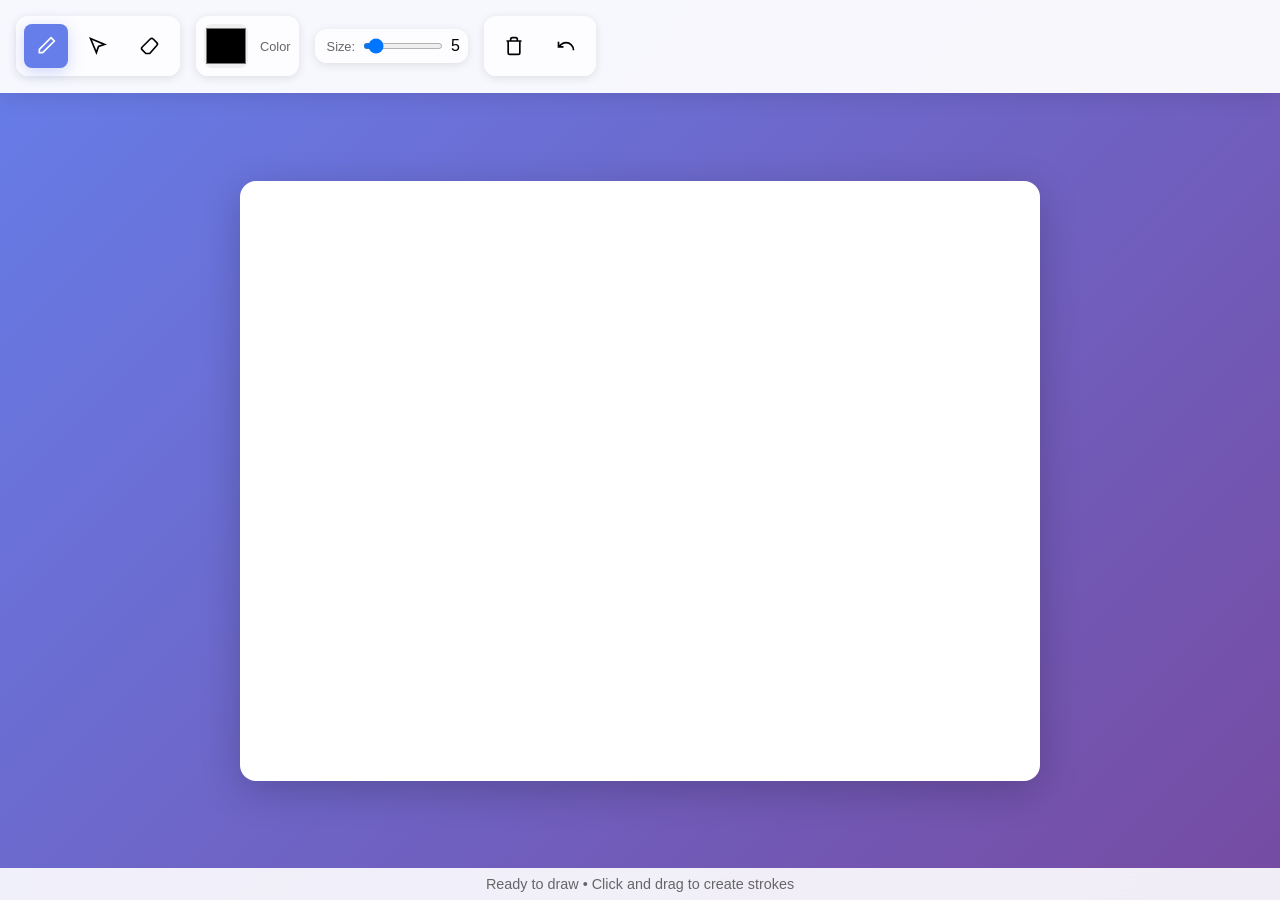
<file: templates/draw.html>
<!DOCTYPE html>
<html lang="en">
<head>
    <meta charset="UTF-8">
    <meta name="viewport" content="width=device-width, initial-scale=1.0">
    <title>Interactive Drawing Canvas</title>
    <style>
        * {
            margin: 0;
            padding: 0;
            box-sizing: border-box;
        }

        body {
            font-family: -apple-system, BlinkMacSystemFont, 'Segoe UI', Roboto, sans-serif;
            background: linear-gradient(135deg, #667eea 0%, #764ba2 100%);
            min-height: 100vh;
            display: flex;
            flex-direction: column;
        }

        .header {
            background: rgba(255, 255, 255, 0.95);
            backdrop-filter: blur(10px);
            border-bottom: 1px solid rgba(255, 255, 255, 0.2);
            padding: 1rem;
            box-shadow: 0 4px 20px rgba(0, 0, 0, 0.1);
        }

        .toolbar {
            display: flex;
            gap: 1rem;
            align-items: center;
            flex-wrap: wrap;
        }

        .tool-group {
            display: flex;
            gap: 0.5rem;
            align-items: center;
            padding: 0.5rem;
            background: rgba(255, 255, 255, 0.8);
            border-radius: 12px;
            box-shadow: 0 2px 10px rgba(0, 0, 0, 0.1);
        }

        .tool-btn {
            padding: 0.75rem;
            border: none;
            background: transparent;
            border-radius: 8px;
            cursor: pointer;
            transition: all 0.2s ease;
            display: flex;
            align-items: center;
            justify-content: center;
            min-width: 44px;
            height: 44px;
        }

        .tool-btn:hover {
            background: rgba(102, 126, 234, 0.1);
            transform: translateY(-1px);
        }

        .tool-btn.active {
            background: #667eea;
            color: white;
            box-shadow: 0 4px 15px rgba(102, 126, 234, 0.3);
        }

        .color-picker {
            width: 44px;
            height: 44px;
            border: none;
            border-radius: 8px;
            cursor: pointer;
            transition: transform 0.2s ease;
        }

        .color-picker:hover {
            transform: scale(1.1);
        }

        .slider-group {
            display: flex;
            align-items: center;
            gap: 0.5rem;
        }

        .slider {
            width: 80px;
            height: 6px;
            border-radius: 3px;
            background: #ddd;
            outline: none;
            cursor: pointer;
        }

        .canvas-container {
            flex: 1;
            display: flex;
            justify-content: center;
            align-items: center;
            padding: 2rem;
            position: relative;
        }

        #canvas {
            background: white;
            border-radius: 16px;
            box-shadow: 0 10px 40px rgba(0, 0, 0, 0.2);
            cursor: crosshair;
            transition: box-shadow 0.3s ease;
        }

        #canvas:hover {
            box-shadow: 0 15px 50px rgba(0, 0, 0, 0.25);
        }

        .status-bar {
            background: rgba(255, 255, 255, 0.9);
            padding: 0.5rem 1rem;
            text-align: center;
            font-size: 0.9rem;
            color: #666;
            backdrop-filter: blur(10px);
        }

        .selection-handles {
            position: absolute;
            pointer-events: none;
        }

        .handle {
            width: 8px;
            height: 8px;
            background: #667eea;
            border: 2px solid white;
            border-radius: 50%;
            position: absolute;
            pointer-events: all;
            cursor: pointer;
            box-shadow: 0 2px 8px rgba(0, 0, 0, 0.3);
        }

        .selection-box {
            position: absolute;
            border: 2px dashed #667eea;
            background: rgba(102, 126, 234, 0.1);
            pointer-events: none;
        }

        @keyframes pulse {
            0%, 100% { opacity: 1; }
            50% { opacity: 0.7; }
        }

        .drawing-indicator {
            animation: pulse 1.5s infinite;
        }

        .tool-label {
            font-size: 0.8rem;
            color: #666;
            margin-left: 0.25rem;
        }
    </style>
</head>
<body>
    <div class="header">
        <div class="toolbar">
            <div class="tool-group">
                <button class="tool-btn active" id="drawTool" title="Draw">
                    <svg width="20" height="20" viewBox="0 0 24 24" fill="none" stroke="currentColor" stroke-width="2">
                        <path d="m18 2 4 4-14 14H4v-4L18 2z"/>
                    </svg>
                </button>
                <button class="tool-btn" id="selectTool" title="Select">
                    <svg width="20" height="20" viewBox="0 0 24 24" fill="none" stroke="currentColor" stroke-width="2">
                        <path d="M3 3l7.07 16.97 2.51-7.39 7.39-2.51L3 3z"/>
                    </svg>
                </button>
                <button class="tool-btn" id="eraseTool" title="Erase">
                    <svg width="20" height="20" viewBox="0 0 24 24" fill="none" stroke="currentColor" stroke-width="2">
                        <path d="m7 21-4.3-4.3c-1-1-1-2.5 0-3.5l9.6-9.6c1-1 2.5-1 3.5 0l4.3 4.3c1 1 1 2.5 0 3.5L11.7 21Z"/>
                    </svg>
                </button>
            </div>

            <div class="tool-group">
                <input type="color" class="color-picker" id="colorPicker" value="#000000">
                <span class="tool-label">Color</span>
            </div>

            <div class="tool-group">
                <div class="slider-group">
                    <span class="tool-label">Size:</span>
                    <input type="range" class="slider" id="brushSize" min="1" max="50" value="5">
                    <span id="sizeValue">5</span>
                </div>
            </div>

            <div class="tool-group">
                <button class="tool-btn" id="clearBtn" title="Clear Canvas">
                    <svg width="20" height="20" viewBox="0 0 24 24" fill="none" stroke="currentColor" stroke-width="2">
                        <path d="M3 6h18M8 6V4a2 2 0 0 1 2-2h4a2 2 0 0 1 2 2v2m3 0v14a2 2 0 0 1-2 2H7a2 2 0 0 1-2-2V6h14z"/>
                    </svg>
                </button>
                <button class="tool-btn" id="undoBtn" title="Undo">
                    <svg width="20" height="20" viewBox="0 0 24 24" fill="none" stroke="currentColor" stroke-width="2">
                        <path d="M3 7v6h6M21 17a9 9 0 0 0-9-9 9 9 0 0 0-6 2.3L3 13"/>
                    </svg>
                </button>
            </div>
        </div>
    </div>

    <div class="canvas-container">
        <canvas id="canvas" width="800" height="600"></canvas>
        <div class="selection-handles" id="selectionHandles"></div>
    </div>

    <div class="status-bar">
        <span id="statusText">Ready to draw • Click and drag to create strokes</span>
    </div>

    <script>
        class DrawingApp {
            constructor() {
                this.canvas = document.getElementById('canvas');
                this.ctx = this.canvas.getContext('2d');
                this.isDrawing = false;
                this.currentTool = 'draw';
                this.currentColor = '#000000';
                this.brushSize = 5;
                this.strokes = [];
                this.selectedStrokes = [];
                this.undoStack = [];
                this.selectionBox = null;
                this.isDragging = false;
                this.dragOffset = { x: 0, y: 0 };
                
                this.initEventListeners();
                this.updateStatus('Ready to draw • Click and drag to create strokes');
            }

            initEventListeners() {
                // Tool selection
                document.getElementById('drawTool').addEventListener('click', () => this.setTool('draw'));
                document.getElementById('selectTool').addEventListener('click', () => this.setTool('select'));
                document.getElementById('eraseTool').addEventListener('click', () => this.setTool('erase'));
                
                // Color and size
                document.getElementById('colorPicker').addEventListener('change', (e) => {
                    this.currentColor = e.target.value;
                });
                
                document.getElementById('brushSize').addEventListener('input', (e) => {
                    this.brushSize = parseInt(e.target.value);
                    document.getElementById('sizeValue').textContent = this.brushSize;
                });
                
                // Clear and undo
                document.getElementById('clearBtn').addEventListener('click', () => this.clearCanvas());
                document.getElementById('undoBtn').addEventListener('click', () => this.undo());
                
                // Canvas events
                this.canvas.addEventListener('mousedown', (e) => this.handleMouseDown(e));
                this.canvas.addEventListener('mousemove', (e) => this.handleMouseMove(e));
                this.canvas.addEventListener('mouseup', (e) => this.handleMouseUp(e));
                this.canvas.addEventListener('mouseout', (e) => this.handleMouseUp(e));
                
                // Touch events for mobile
                this.canvas.addEventListener('touchstart', (e) => this.handleTouchStart(e));
                this.canvas.addEventListener('touchmove', (e) => this.handleTouchMove(e));
                this.canvas.addEventListener('touchend', (e) => this.handleTouchEnd(e));
            }

            setTool(tool) {
                this.currentTool = tool;
                this.clearSelection();
                
                // Update UI
                document.querySelectorAll('.tool-btn').forEach(btn => btn.classList.remove('active'));
                document.getElementById(tool + 'Tool').classList.add('active');
                
                // Update cursor
                switch(tool) {
                    case 'draw':
                        this.canvas.style.cursor = 'crosshair';
                        this.updateStatus('Drawing mode • Click and drag to draw');
                        break;
                    case 'select':
                        this.canvas.style.cursor = 'default';
                        this.updateStatus('Selection mode • Click objects to select, drag to move');
                        break;
                    case 'erase':
                        this.canvas.style.cursor = 'grab';
                        this.updateStatus('Erase mode • Click strokes to delete them');
                        break;
                }
            }

            getMousePos(e) {
                const rect = this.canvas.getBoundingClientRect();
                return {
                    x: e.clientX - rect.left,
                    y: e.clientY - rect.top
                };
            }

            getTouchPos(e) {
                const rect = this.canvas.getBoundingClientRect();
                const touch = e.touches[0] || e.changedTouches[0];
                return {
                    x: touch.clientX - rect.left,
                    y: touch.clientY - rect.top
                };
            }

            handleMouseDown(e) {
                const pos = this.getMousePos(e);
                this.handlePointerDown(pos);
            }

            handleTouchStart(e) {
                e.preventDefault();
                const pos = this.getTouchPos(e);
                this.handlePointerDown(pos);
            }

            handlePointerDown(pos) {
                if (this.currentTool === 'draw') {
                    this.startDrawing(pos);
                } else if (this.currentTool === 'select') {
                    this.handleSelection(pos);
                } else if (this.currentTool === 'erase') {
                    this.eraseAtPosition(pos);
                }
            }

            handleMouseMove(e) {
                const pos = this.getMousePos(e);
                this.handlePointerMove(pos);
            }

            handleTouchMove(e) {
                e.preventDefault();
                const pos = this.getTouchPos(e);
                this.handlePointerMove(pos);
            }

            handlePointerMove(pos) {
                if (this.currentTool === 'draw' && this.isDrawing) {
                    this.continuDrawing(pos);
                } else if (this.currentTool === 'select' && this.isDragging) {
                    this.dragSelectedStrokes(pos);
                }
            }

            handleMouseUp(e) {
                this.handlePointerUp();
            }

            handleTouchEnd(e) {
                e.preventDefault();
                this.handlePointerUp();
            }

            handlePointerUp() {
                if (this.isDrawing) {
                    this.stopDrawing();
                }
                this.isDragging = false;
            }

            startDrawing(pos) {
                this.isDrawing = true;
                this.saveState();
                
                const newStroke = {
                    id: Date.now(),
                    points: [pos],
                    color: this.currentColor,
                    size: this.brushSize,
                    selected: false
                };
                
                this.strokes.push(newStroke);
                this.canvas.classList.add('drawing-indicator');
                this.updateStatus('Drawing...');
            }

            continuDrawing(pos) {
                if (!this.isDrawing) return;
                
                const currentStroke = this.strokes[this.strokes.length - 1];
                currentStroke.points.push(pos);
                
                this.redraw();
            }

            stopDrawing() {
                this.isDrawing = false;
                this.canvas.classList.remove('drawing-indicator');
                this.updateStatus('Drawing complete • Continue drawing or switch tools');
            }

            handleSelection(pos) {
                const clickedStroke = this.getStrokeAt(pos);
                
                if (clickedStroke) {
                    if (!clickedStroke.selected) {
                        this.clearSelection();
                        clickedStroke.selected = true;
                        this.selectedStrokes = [clickedStroke];
                        this.updateStatus(`Selected stroke • Drag to move`);
                    }
                    
                    this.isDragging = true;
                    this.dragOffset = {
                        x: pos.x - (clickedStroke.bounds ? clickedStroke.bounds.centerX : pos.x),
                        y: pos.y - (clickedStroke.bounds ? clickedStroke.bounds.centerY : pos.y)
                    };
                } else {
                    this.clearSelection();
                    this.updateStatus('No object selected • Click on a stroke to select it');
                }
                
                this.redraw();
            }

            dragSelectedStrokes(pos) {
                if (this.selectedStrokes.length === 0) return;
                
                const stroke = this.selectedStrokes[0];
                const bounds = this.calculateStrokeBounds(stroke);
                
                const deltaX = pos.x - this.dragOffset.x - bounds.centerX;
                const deltaY = pos.y - this.dragOffset.y - bounds.centerY;
                
                stroke.points = stroke.points.map(point => ({
                    x: point.x + deltaX,
                    y: point.y + deltaY
                }));
                
                this.updateStatus(`Moving stroke... (${deltaX.toFixed(0)}, ${deltaY.toFixed(0)})`);
                this.redraw();
            }

            eraseAtPosition(pos) {
                const strokeToErase = this.getStrokeAt(pos);
                if (strokeToErase) {
                    this.saveState();
                    const index = this.strokes.indexOf(strokeToErase);
                    this.strokes.splice(index, 1);
                    this.clearSelection();
                    this.redraw();
                    this.updateStatus('Stroke erased • Click another stroke to continue erasing');
                }
            }

            getStrokeAt(pos) {
                for (let i = this.strokes.length - 1; i >= 0; i--) {
                    const stroke = this.strokes[i];
                    if (this.isPointOnStroke(pos, stroke)) {
                        return stroke;
                    }
                }
                return null;
            }

            isPointOnStroke(point, stroke) {
                const threshold = Math.max(stroke.size, 10);
                
                for (let i = 0; i < stroke.points.length - 1; i++) {
                    const p1 = stroke.points[i];
                    const p2 = stroke.points[i + 1];
                    
                    const distance = this.pointToLineDistance(point, p1, p2);
                    if (distance <= threshold) {
                        return true;
                    }
                }
                
                return false;
            }

            pointToLineDistance(point, lineStart, lineEnd) {
                const A = point.x - lineStart.x;
                const B = point.y - lineStart.y;
                const C = lineEnd.x - lineStart.x;
                const D = lineEnd.y - lineStart.y;
                
                const dot = A * C + B * D;
                const lenSq = C * C + D * D;
                
                if (lenSq === 0) {
                    return Math.sqrt(A * A + B * B);
                }
                
                const param = dot / lenSq;
                
                let xx, yy;
                if (param < 0) {
                    xx = lineStart.x;
                    yy = lineStart.y;
                } else if (param > 1) {
                    xx = lineEnd.x;
                    yy = lineEnd.y;
                } else {
                    xx = lineStart.x + param * C;
                    yy = lineStart.y + param * D;
                }
                
                const dx = point.x - xx;
                const dy = point.y - yy;
                return Math.sqrt(dx * dx + dy * dy);
            }

            calculateStrokeBounds(stroke) {
                if (stroke.points.length === 0) return null;
                
                let minX = stroke.points[0].x;
                let maxX = stroke.points[0].x;
                let minY = stroke.points[0].y;
                let maxY = stroke.points[0].y;
                
                for (const point of stroke.points) {
                    minX = Math.min(minX, point.x);
                    maxX = Math.max(maxX, point.x);
                    minY = Math.min(minY, point.y);
                    maxY = Math.max(maxY, point.y);
                }
                
                return {
                    minX, maxX, minY, maxY,
                    centerX: (minX + maxX) / 2,
                    centerY: (minY + maxY) / 2,
                    width: maxX - minX,
                    height: maxY - minY
                };
            }

            clearSelection() {
                this.selectedStrokes = [];
                this.strokes.forEach(stroke => stroke.selected = false);
            }

            redraw() {
                this.ctx.clearRect(0, 0, this.canvas.width, this.canvas.height);
                
                // Draw all strokes
                this.strokes.forEach(stroke => this.drawStroke(stroke));
                
                // Draw selection indicators
                this.selectedStrokes.forEach(stroke => this.drawSelectionIndicator(stroke));
            }

            drawStroke(stroke) {
                if (stroke.points.length < 2) return;
                
                this.ctx.strokeStyle = stroke.color;
                this.ctx.lineWidth = stroke.size;
                this.ctx.lineCap = 'round';
                this.ctx.lineJoin = 'round';
                
                if (stroke.selected) {
                    this.ctx.shadowColor = '#667eea';
                    this.ctx.shadowBlur = 8;
                } else {
                    this.ctx.shadowBlur = 0;
                }
                
                this.ctx.beginPath();
                this.ctx.moveTo(stroke.points[0].x, stroke.points[0].y);
                
                for (let i = 1; i < stroke.points.length; i++) {
                    this.ctx.lineTo(stroke.points[i].x, stroke.points[i].y);
                }
                
                this.ctx.stroke();
                this.ctx.shadowBlur = 0;
            }

            drawSelectionIndicator(stroke) {
                const bounds = this.calculateStrokeBounds(stroke);
                if (!bounds) return;
                
                this.ctx.strokeStyle = '#667eea';
                this.ctx.lineWidth = 2;
                this.ctx.setLineDash([5, 5]);
                this.ctx.strokeRect(
                    bounds.minX - 10, 
                    bounds.minY - 10, 
                    bounds.width + 20, 
                    bounds.height + 20
                );
                this.ctx.setLineDash([]);
            }

            saveState() {
                this.undoStack.push(JSON.parse(JSON.stringify(this.strokes)));
                if (this.undoStack.length > 20) {
                    this.undoStack.shift();
                }
            }

            undo() {
                if (this.undoStack.length > 0) {
                    this.strokes = this.undoStack.pop();
                    this.clearSelection();
                    this.redraw();
                    this.updateStatus('Undo complete');
                }
            }

            clearCanvas() {
                this.saveState();
                this.strokes = [];
                this.clearSelection();
                this.redraw();
                this.updateStatus('Canvas cleared');
            }

            updateStatus(message) {
                document.getElementById('statusText').textContent = message;
            }
        }

        // Initialize the app
        window.addEventListener('load', () => {
            new DrawingApp();
        });
    </script>
</body>
</html>
</file>
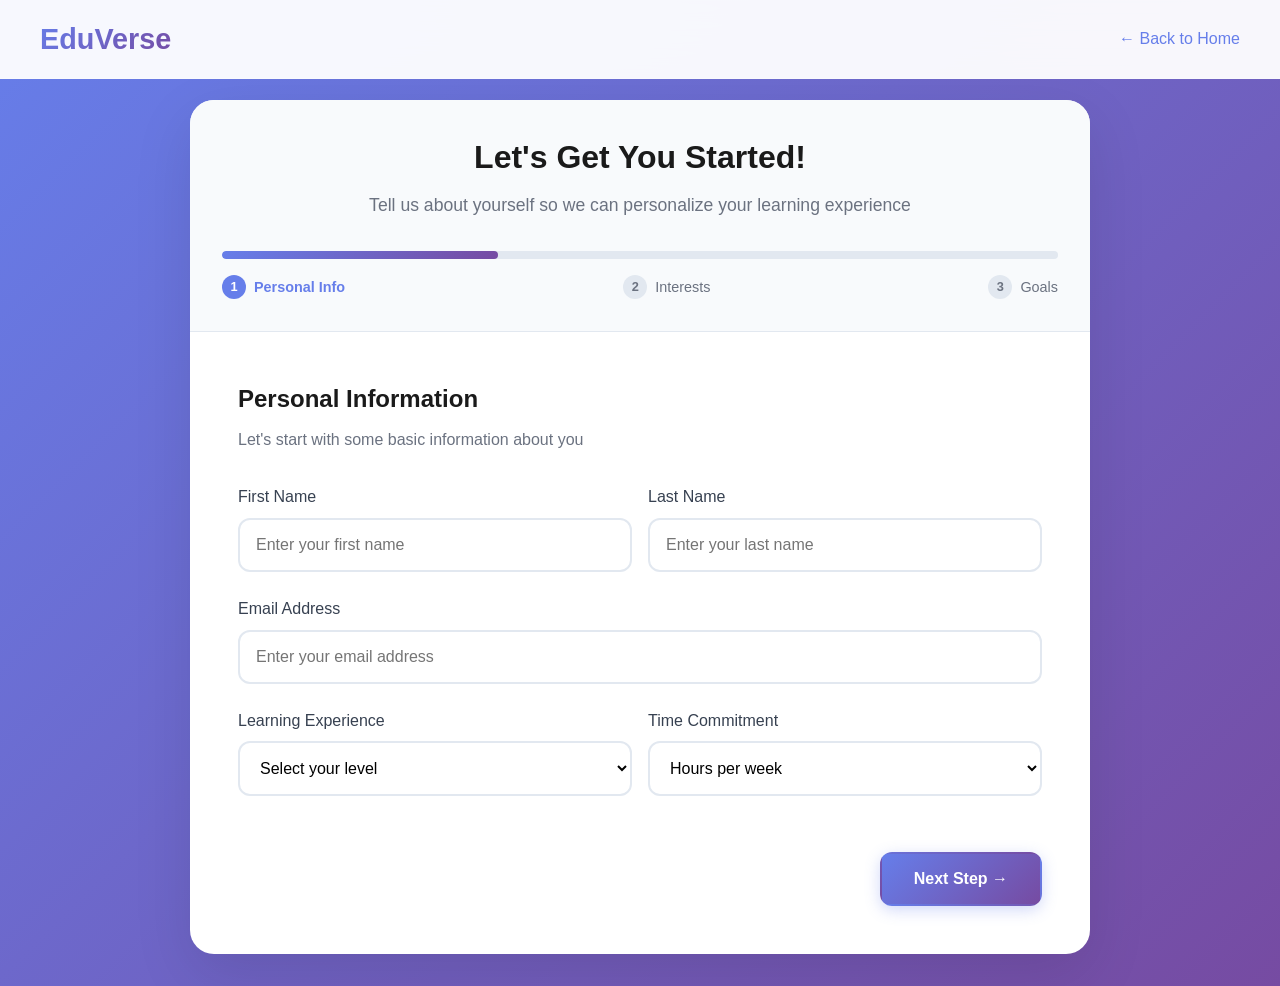
<file: templates/getstarted.html>
<!DOCTYPE html>
<html lang="en">

<head>
    <meta charset="UTF-8">
    <meta name="viewport" content="width=device-width, initial-scale=1.0">
    <title>Get Started - EduVerse</title>
    <style>
        * {
            margin: 0;
            padding: 0;
            box-sizing: border-box;
        }

        body {
            font-family: 'Inter', -apple-system, BlinkMacSystemFont, sans-serif;
            line-height: 1.6;
            color: #1a1a1a;
            background: linear-gradient(135deg, #667eea 0%, #764ba2 100%);
            min-height: 100vh;
        }

        /* Navigation */
        nav {
            position: fixed;
            top: 0;
            width: 100%;
            z-index: 1000;
            padding: 1rem 2rem;
            background: rgba(255, 255, 255, 0.95);
            backdrop-filter: blur(20px);
            border-bottom: 1px solid rgba(255, 255, 255, 0.2);
        }

        .nav-container {
            max-width: 1200px;
            margin: 0 auto;
            display: flex;
            justify-content: space-between;
            align-items: center;
        }

        .logo {
            font-size: 1.8rem;
            font-weight: 800;
            background: linear-gradient(135deg, #667eea, #764ba2);
            -webkit-background-clip: text;
            -webkit-text-fill-color: transparent;
            background-clip: text;
        }

        .back-button {
            color: #667eea;
            text-decoration: none;
            font-weight: 500;
            display: flex;
            align-items: center;
            gap: 0.5rem;
            transition: all 0.3s ease;
        }

        .back-button:hover {
            transform: translateX(-3px);
        }

        /* Main Container */
        .main-container {
            padding-top: 100px;
            min-height: 100vh;
            display: flex;
            align-items: center;
            justify-content: center;
            padding: 100px 2rem 2rem;
        }

        .onboarding-container {
            max-width: 900px;
            width: 100%;
            background: white;
            border-radius: 24px;
            box-shadow: 0 20px 60px rgba(0, 0, 0, 0.1);
            overflow: hidden;
            animation: slideUp 0.8s ease-out;
        }

        @keyframes slideUp {
            from {
                opacity: 0;
                transform: translateY(30px);
            }

            to {
                opacity: 1;
                transform: translateY(0);
            }
        }

        /* Progress Bar */
        .progress-container {
            background: #f8fafc;
            padding: 2rem;
            border-bottom: 1px solid #e2e8f0;
        }

        .progress-header {
            text-align: center;
            margin-bottom: 2rem;
        }

        .progress-header h1 {
            font-size: 2rem;
            font-weight: 700;
            margin-bottom: 0.5rem;
            color: #1a1a1a;
        }

        .progress-header p {
            color: #6b7280;
            font-size: 1.1rem;
        }

        .progress-bar {
            width: 100%;
            height: 8px;
            background: #e2e8f0;
            border-radius: 10px;
            overflow: hidden;
            margin-bottom: 1rem;
        }

        .progress-fill {
            height: 100%;
            background: linear-gradient(135deg, #667eea, #764ba2);
            border-radius: 10px;
            transition: width 0.8s ease;
            width: 33%;
        }

        .progress-steps {
            display: flex;
            justify-content: space-between;
            margin-top: 1rem;
        }

        .step {
            display: flex;
            align-items: center;
            gap: 0.5rem;
            font-size: 0.9rem;
            color: #6b7280;
        }

        .step.active {
            color: #667eea;
            font-weight: 600;
        }

        .step.completed {
            color: #10b981;
        }

        .step-circle {
            width: 24px;
            height: 24px;
            border-radius: 50%;
            background: #e2e8f0;
            display: flex;
            align-items: center;
            justify-content: center;
            font-size: 0.8rem;
            font-weight: 600;
            transition: all 0.3s ease;
        }

        .step.active .step-circle {
            background: #667eea;
            color: white;
        }

        .step.completed .step-circle {
            background: #10b981;
            color: white;
        }

        /* Form Container */
        .form-container {
            padding: 3rem;
        }

        .step-content {
            display: none;
        }

        .step-content.active {
            display: block;
            animation: fadeIn 0.5s ease-in;
        }

        @keyframes fadeIn {
            from {
                opacity: 0;
            }

            to {
                opacity: 1;
            }
        }

        .step-title {
            font-size: 1.5rem;
            font-weight: 600;
            margin-bottom: 0.5rem;
            color: #1a1a1a;
        }

        .step-subtitle {
            color: #6b7280;
            margin-bottom: 2rem;
        }

        /* Form Elements */
        .form-group {
            margin-bottom: 1.5rem;
        }

        .form-row {
            display: grid;
            grid-template-columns: 1fr 1fr;
            gap: 1rem;
        }

        label {
            display: block;
            margin-bottom: 0.5rem;
            font-weight: 500;
            color: #374151;
        }

        input,
        select,
        textarea {
            width: 100%;
            padding: 1rem;
            border: 2px solid #e2e8f0;
            border-radius: 12px;
            font-size: 1rem;
            transition: all 0.3s ease;
            background: white;
        }

        input:focus,
        select:focus,
        textarea:focus {
            outline: none;
            border-color: #667eea;
            box-shadow: 0 0 0 3px rgba(102, 126, 234, 0.1);
        }

        textarea {
            resize: vertical;
            min-height: 120px;
        }

        /* Interest Cards */
        .interests-grid {
            display: grid;
            grid-template-columns: repeat(auto-fit, minmax(200px, 1fr));
            gap: 1rem;
            margin-top: 1rem;
        }

        .interest-card {
            background: #f8fafc;
            border: 2px solid #e2e8f0;
            border-radius: 12px;
            padding: 1.5rem;
            text-align: center;
            cursor: pointer;
            transition: all 0.3s ease;
            position: relative;
        }

        .interest-card:hover {
            transform: translateY(-2px);
            border-color: #667eea;
        }

        .interest-card.selected {
            background: linear-gradient(135deg, #667eea, #764ba2);
            color: white;
            border-color: #667eea;
        }

        .interest-icon {
            font-size: 2.5rem;
            margin-bottom: 0.5rem;
            display: block;
        }

        .interest-title {
            font-weight: 600;
            font-size: 1rem;
        }

        /* Goal Cards */
        .goals-grid {
            display: grid;
            gap: 1rem;
            margin-top: 1rem;
        }

        .goal-card {
            background: #f8fafc;
            border: 2px solid #e2e8f0;
            border-radius: 12px;
            padding: 1.5rem;
            cursor: pointer;
            transition: all 0.3s ease;
            display: flex;
            align-items: center;
            gap: 1rem;
        }

        .goal-card:hover {
            border-color: #667eea;
            background: rgba(102, 126, 234, 0.05);
        }

        .goal-card.selected {
            background: linear-gradient(135deg, #667eea, #764ba2);
            color: white;
            border-color: #667eea;
        }

        .goal-icon {
            font-size: 2rem;
            min-width: 60px;
            text-align: center;
        }

        .goal-content h3 {
            font-weight: 600;
            margin-bottom: 0.25rem;
        }

        .goal-content p {
            font-size: 0.9rem;
            opacity: 0.8;
        }

        /* Buttons */
        .button-group {
            display: flex;
            gap: 1rem;
            margin-top: 2rem;
            justify-content: space-between;
        }

        .btn {
            padding: 1rem 2rem;
            border-radius: 12px;
            font-weight: 600;
            font-size: 1rem;
            cursor: pointer;
            transition: all 0.3s ease;
            border: 2px solid transparent;
            text-decoration: none;
            display: inline-flex;
            align-items: center;
            justify-content: center;
            gap: 0.5rem;
        }

        .btn-primary {
            background: linear-gradient(135deg, #667eea, #764ba2);
            color: white;
            box-shadow: 0 4px 15px rgba(102, 126, 234, 0.3);
        }

        .btn-primary:hover {
            transform: translateY(-2px);
            box-shadow: 0 8px 25px rgba(102, 126, 234, 0.4);
        }

        .btn-secondary {
            background: transparent;
            color: #6b7280;
            border-color: #e2e8f0;
        }

        .btn-secondary:hover {
            border-color: #667eea;
            color: #667eea;
        }

        .btn:disabled {
            opacity: 0.5;
            cursor: not-allowed;
        }

        /* Success State */
        .success-content {
            text-align: center;
            padding: 2rem;
        }

        .success-icon {
            font-size: 4rem;
            color: #10b981;
            margin-bottom: 1rem;
            animation: bounce 1s ease-in-out;
        }

        @keyframes bounce {

            0%,
            20%,
            50%,
            80%,
            100% {
                transform: translateY(0);
            }

            40% {
                transform: translateY(-10px);
            }

            60% {
                transform: translateY(-5px);
            }
        }

        .success-content h2 {
            font-size: 2rem;
            font-weight: 700;
            margin-bottom: 1rem;
            color: #1a1a1a;
        }

        .success-content p {
            color: #6b7280;
            margin-bottom: 2rem;
            font-size: 1.1rem;
        }

        /* Mobile Responsive */
        @media (max-width: 768px) {
            .main-container {
                padding: 80px 1rem 1rem;
            }

            .form-container {
                padding: 2rem;
            }

            .form-row {
                grid-template-columns: 1fr;
            }

            .interests-grid {
                grid-template-columns: repeat(auto-fit, minmax(150px, 1fr));
            }

            .button-group {
                flex-direction: column;
            }

            .progress-steps {
                display: none;
            }
        }

        /* Loading State */
        .loading {
            display: inline-block;
            width: 20px;
            height: 20px;
            border: 2px solid rgba(255, 255, 255, 0.3);
            border-radius: 50%;
            border-top-color: white;
            animation: spin 1s ease-in-out infinite;
        }

        @keyframes spin {
            to {
                transform: rotate(360deg);
            }
        }
    </style>
</head>

<body>
    <!-- Navigation -->
    <nav>
        <div class="nav-container">
            <div class="logo">EduVerse</div>
            <a href="#" class="back-button">← Back to Home</a>
        </div>
    </nav>

    <!-- Main Container -->
    <div class="main-container">
        <div class="onboarding-container">
            <!-- Progress Section -->
            <div class="progress-container">
                <div class="progress-header">
                    <h1>Let's Get You Started!</h1>
                    <p>Tell us about yourself so we can personalize your learning experience</p>
                </div>
                <div class="progress-bar">
                    <div class="progress-fill" id="progressFill"></div>
                </div>
                <div class="progress-steps">
                    <div class="step active" id="step1">
                        <div class="step-circle">1</div>
                        <span>Personal Info</span>
                    </div>
                    <div class="step" id="step2">
                        <div class="step-circle">2</div>
                        <span>Interests</span>
                    </div>
                    <div class="step" id="step3">
                        <div class="step-circle">3</div>
                        <span>Goals</span>
                    </div>
                </div>
            </div>

            <!-- Form Container -->
            <div class="form-container">
                <!-- Step 1: Personal Information -->
                <div class="step-content active" id="content1">
                    <h2 class="step-title">Personal Information</h2>
                    <p class="step-subtitle">Let's start with some basic information about you</p>

                    <div class="form-row">
                        <div class="form-group">
                            <label for="firstName">First Name</label>
                            <input type="text" id="firstName" placeholder="Enter your first name" required>
                        </div>
                        <div class="form-group">
                            <label for="lastName">Last Name</label>
                            <input type="text" id="lastName" placeholder="Enter your last name" required>
                        </div>
                    </div>

                    <div class="form-group">
                        <label for="email">Email Address</label>
                        <input type="email" id="email" placeholder="Enter your email address" required>
                    </div>

                    <div class="form-row">
                        <div class="form-group">
                            <label for="experience">Learning Experience</label>
                            <select id="experience" required>
                                <option value="">Select your level</option>
                                <option value="beginner">Complete Beginner</option>
                                <option value="some">Some Experience</option>
                                <option value="intermediate">Intermediate</option>
                                <option value="advanced">Advanced</option>
                            </select>
                        </div>
                        <div class="form-group">
                            <label for="timeCommitment">Time Commitment</label>
                            <select id="timeCommitment" required>
                                <option value="">Hours per week</option>
                                <option value="1-3">1-3 hours</option>
                                <option value="4-7">4-7 hours</option>
                                <option value="8-15">8-15 hours</option>
                                <option value="16+">16+ hours</option>
                            </select>
                        </div>
                    </div>

                    <div class="button-group">
                        <div></div>
                        <button class="btn btn-primary" onclick="nextStep()">Next Step →</button>
                    </div>
                </div>

                <!-- Step 2: Interests -->
                <div class="step-content" id="content2">
                    <h2 class="step-title">What interests you?</h2>
                    <p class="step-subtitle">Select the topics you'd like to explore (choose multiple)</p>

                    <div class="interests-grid">
                        <div class="interest-card" onclick="toggleInterest(this)" data-interest="programming">
                            <div class="interest-icon">💻</div>
                            <div class="interest-title">Programming</div>
                        </div>
                        <div class="interest-card" onclick="toggleInterest(this)" data-interest="design">
                            <div class="interest-icon">🎨</div>
                            <div class="interest-title">Design</div>
                        </div>
                        <div class="interest-card" onclick="toggleInterest(this)" data-interest="business">
                            <div class="interest-icon">📊</div>
                            <div class="interest-title">Business</div>
                        </div>
                        <div class="interest-card" onclick="toggleInterest(this)" data-interest="marketing">
                            <div class="interest-icon">📢</div>
                            <div class="interest-title">Marketing</div>
                        </div>
                        <div class="interest-card" onclick="toggleInterest(this)" data-interest="data">
                            <div class="interest-icon">📈</div>
                            <div class="interest-title">Data Science</div>
                        </div>
                        <div class="interest-card" onclick="toggleInterest(this)" data-interest="photography">
                            <div class="interest-icon">📸</div>
                            <div class="interest-title">Photography</div>
                        </div>
                        <div class="interest-card" onclick="toggleInterest(this)" data-interest="language">
                            <div class="interest-icon">🌍</div>
                            <div class="interest-title">Languages</div>
                        </div>
                        <div class="interest-card" onclick="toggleInterest(this)" data-interest="music">
                            <div class="interest-icon">🎵</div>
                            <div class="interest-title">Music</div>
                        </div>
                    </div>

                    <div class="button-group">
                        <button class="btn btn-secondary" onclick="prevStep()">← Previous</button>
                        <button class="btn btn-primary" onclick="nextStep()" id="interestNext" disabled>Next Step
                            →</button>
                    </div>
                </div>

                <!-- Step 3: Goals -->
                <div class="step-content" id="content3">
                    <h2 class="step-title">What's your main goal?</h2>
                    <p class="step-subtitle">This helps us recommend the best learning path for you</p>

                    <div class="goals-grid">
                        <div class="goal-card" onclick="selectGoal(this)" data-goal="career">
                            <div class="goal-icon">🚀</div>
                            <div class="goal-content">
                                <h3>Advance My Career</h3>
                                <p>Learn skills to get promoted or land a better job</p>
                            </div>
                        </div>
                        <div class="goal-card" onclick="selectGoal(this)" data-goal="switch">
                            <div class="goal-icon">🔄</div>
                            <div class="goal-content">
                                <h3>Switch Careers</h3>
                                <p>Transition to a completely new field or industry</p>
                            </div>
                        </div>
                        <div class="goal-card" onclick="selectGoal(this)" data-goal="business">
                            <div class="goal-icon">💼</div>
                            <div class="goal-content">
                                <h3>Start My Own Business</h3>
                                <p>Learn entrepreneurship and business management skills</p>
                            </div>
                        </div>
                        <div class="goal-card" onclick="selectGoal(this)" data-goal="hobby">
                            <div class="goal-icon">🎯</div>
                            <div class="goal-content">
                                <h3>Personal Development</h3>
                                <p>Learn new skills for personal satisfaction and growth</p>
                            </div>
                        </div>
                        <div class="goal-card" onclick="selectGoal(this)" data-goal="certification">
                            <div class="goal-icon">🏆</div>
                            <div class="goal-content">
                                <h3>Get Certified</h3>
                                <p>Earn professional certifications in my field</p>
                            </div>
                        </div>
                    </div>

                    <div class="button-group">
                        <button class="btn btn-secondary" onclick="prevStep()">← Previous</button>
                        <button class="btn btn-primary" onclick="completeOnboarding()" id="goalNext" disabled>
                            <span id="buttonText">Complete Setup</span>
                            <div class="loading" id="loadingSpinner" style="display: none;"></div>
                        </button>
                        <p id="output"></p>
                    </div>
                </div>

                <!-- Success State -->
                <div class="step-content" id="success">
                    <div class="success-content">
                        <div class="success-icon">🎉</div>
                        <h2>Welcome to EduVerse!</h2>
                        <p>Your account has been set up successfully. We've curated personalized course recommendations
                            based on your preferences.</p>
                        <div class="button-group">
                            <button class="btn btn-primary" onclick="goToDashboard()">Go to Dashboard →</button>
                        </div>
                    </div>
                </div>
            </div>
        </div>
    </div>

    <script>
        let signupData;
        let currentStep = 1;
        let selectedInterests = [];
        let selectedGoal = null;

        function nextStep() {
            if (!validateCurrentStep()) return;

            currentStep++;
            updateProgress();
            showStep(currentStep);
        }

        function prevStep() {
            currentStep--;
            updateProgress();
            showStep(currentStep);
        }

        function showStep(step) {
            // Hide all steps
            document.querySelectorAll('.step-content').forEach(content => {
                content.classList.remove('active');
            });

            // Show current step
            document.getElementById(`content${step}`).classList.add('active');

            // Update step indicators
            document.querySelectorAll('.step').forEach((stepEl, index) => {
                stepEl.classList.remove('active', 'completed');
                if (index + 1 < step) {
                    stepEl.classList.add('completed');
                    stepEl.querySelector('.step-circle').innerHTML = '✓';
                } else if (index + 1 === step) {
                    stepEl.classList.add('active');
                    stepEl.querySelector('.step-circle').innerHTML = index + 1;
                } else {
                    stepEl.querySelector('.step-circle').innerHTML = index + 1;
                }
            });
        }

        function updateProgress() {
            const progressFill = document.getElementById('progressFill');
            const progress = (currentStep / 3) * 100;
            progressFill.style.width = progress + '%';
        }

        function validateCurrentStep() {
            switch (currentStep) {
                case 1:
                    const firstName = document.getElementById('firstName').value;
                    const lastName = document.getElementById('lastName').value;
                    const email = document.getElementById('email').value;
                    const experience = document.getElementById('experience').value;
                    const timeCommitment = document.getElementById('timeCommitment').value;

                    if (!firstName || !lastName || !email || !experience || !timeCommitment) {
                        alert('Please fill in all fields to continue.');
                        return false;
                    }

                    if (!email.includes('@')) {
                        alert('Please enter a valid email address.');
                        return false;
                    }
                    return true;

                case 2:
                    if (selectedInterests.length === 0) {
                        alert('Please select at least one area of interest.');
                        return false;
                    }
                    return true;

                case 3:
                    if (!selectedGoal) {
                        alert('Please select your main learning goal.');
                        return false;
                    }
                    return true;
            }
            return true;
        }

        function toggleInterest(card) {
            const interest = card.dataset.interest;

            if (card.classList.contains('selected')) {
                card.classList.remove('selected');
                selectedInterests = selectedInterests.filter(i => i !== interest);
            } else {
                card.classList.add('selected');
                selectedInterests.push(interest);
            }

            // Enable/disable next button
            const nextBtn = document.getElementById('interestNext');
            nextBtn.disabled = selectedInterests.length === 0;
        }

        function selectGoal(card) {
            // Remove previous selection
            document.querySelectorAll('.goal-card').forEach(c => c.classList.remove('selected'));

            // Select current card
            card.classList.add('selected');
            selectedGoal = card.dataset.goal;

            // Enable next button
            document.getElementById('goalNext').disabled = false;
        }

        function completeOnboarding() {
            const button = document.getElementById('goalNext');
            const buttonText = document.getElementById('buttonText');
            const loadingSpinner = document.getElementById('loadingSpinner');
            signupData=Register();
            // Show loading state
            button.disabled = true;
            buttonText.style.display = 'none';
            loadingSpinner.style.display = 'inline-block';
            // Simulate API call
            setTimeout(() => {
                // Hide all step contents
                document.querySelectorAll('.step-content').forEach(content => {
                    content.classList.remove('active');
                });

                // Show success
                document.getElementById('success').classList.add('active');

                // Update progress to 100%
                document.getElementById('progressFill').style.width = '100%';

                // Mark all steps as completed
                document.querySelectorAll('.step').forEach(step => {
                    step.classList.remove('active');
                    step.classList.add('completed');
                    step.querySelector('.step-circle').innerHTML = '✓';
                });

            }, 2000);
        }

        function goToDashboard() {
            // Here you would redirect to the dashboard
            alert('Redirecting to your personalized dashboard...');
        }

        // Add input validation and styling
        document.querySelectorAll('input, select').forEach(input => {
            input.addEventListener('blur', function () {
                if (this.value.trim() !== '') {
                    this.style.borderColor = '#10b981';
                } else {
                    this.style.borderColor = '#e2e8f0';
                }
            });
        });

        // Email validation
        document.getElementById('email').addEventListener('input', function () {
            if (this.value.includes('@') && this.value.includes('.')) {
                this.style.borderColor = '#10b981';
            } else {
                this.style.borderColor = '#ef4444';
            }
        });

        // NAVNEET CODE

        async function Register() {
            const firstName = document.getElementById('firstName').value;
            const lastName = document.getElementById('lastName').value;
            const email = document.getElementById('email').value;
            const experience = document.getElementById('experience').value;
            const timeCommitment = document.getElementById('timeCommitment').value;

            const res = await fetch("http://127.0.0.1:5000/register", {
                method: "POST",
                headers: { "Content-Type": "application/json" },
                body: JSON.stringify({firstName,lastName,email,experience,timeCommitment })
            });
            document.getElementById("output").textContent = await res.text();
            return res.status;
        }
    </script>
</body>

</html>
</file>
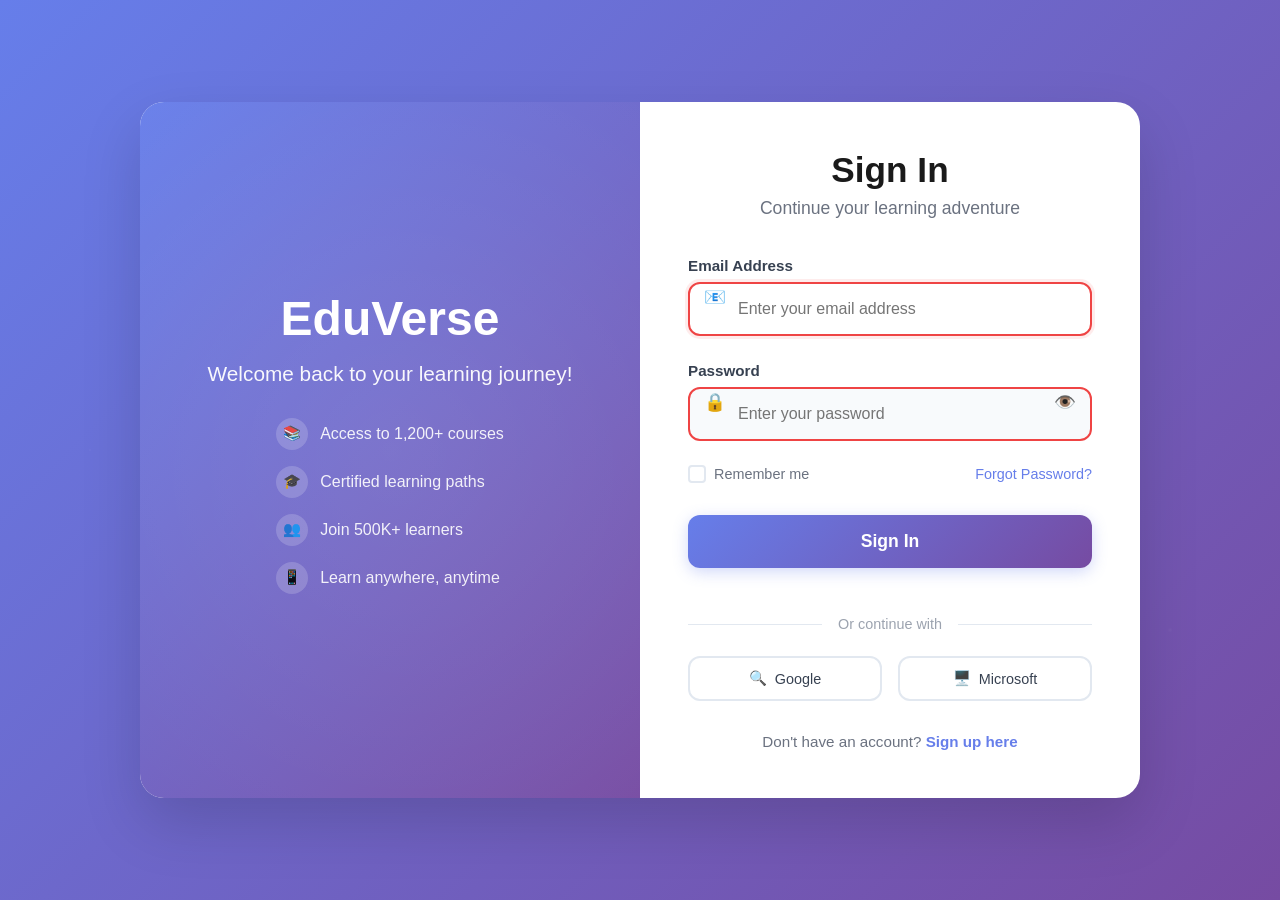
<file: templates/login.html>
<!DOCTYPE html>
<html lang="en">
<head>
    <meta charset="UTF-8">
    <meta name="viewport" content="width=device-width, initial-scale=1.0">
    <title>Sign In - EduVerse</title>
    <style>
        * {
            margin: 0;
            padding: 0;
            box-sizing: border-box;
        }

        body {
            font-family: 'Inter', -apple-system, BlinkMacSystemFont, sans-serif;
            min-height: 100vh;
            background: linear-gradient(135deg, #667eea 0%, #764ba2 100%);
            display: flex;
            align-items: center;
            justify-content: center;
            padding: 2rem;
            position: relative;
            overflow: hidden;
        }

        /* Animated Background Elements */
        body::before {
            content: '';
            position: absolute;
            top: 0;
            left: 0;
            right: 0;
            bottom: 0;
            background: url('data:image/svg+xml,<svg xmlns="http://www.w3.org/2000/svg" viewBox="0 0 1000 1000"><defs><radialGradient id="a" cx="50%" cy="50%" r="50%"><stop offset="0%" style="stop-color:white;stop-opacity:0.1"/><stop offset="100%" style="stop-color:white;stop-opacity:0"/></radialGradient></defs><circle cx="200" cy="300" r="4" fill="url(%23a)"/><circle cx="600" cy="150" r="3" fill="url(%23a)"/><circle cx="800" cy="400" r="5" fill="url(%23a)"/><circle cx="300" cy="700" r="3" fill="url(%23a)"/><circle cx="900" cy="600" r="4" fill="url(%23a)"/><circle cx="100" cy="500" r="2" fill="url(%23a)"/></svg>') repeat;
            opacity: 0.4;
            animation: float 25s ease-in-out infinite;
        }

        @keyframes float {
            0%, 100% { transform: translateY(0px) rotate(0deg); }
            33% { transform: translateY(-15px) rotate(120deg); }
            66% { transform: translateY(-10px) rotate(240deg); }
        }

        /* Main Container */
        .signin-container {
            background: white;
            border-radius: 24px;
            box-shadow: 0 25px 60px rgba(0, 0, 0, 0.15);
            overflow: hidden;
            max-width: 1000px;
            width: 100%;
            min-height: 600px;
            display: grid;
            grid-template-columns: 1fr 1fr;
            position: relative;
            z-index: 1;
            animation: slideUp 0.8s ease-out;
        }

        @keyframes slideUp {
            from {
                opacity: 0;
                transform: translateY(40px);
            }
            to {
                opacity: 1;
                transform: translateY(0);
            }
        }

        /* Left Panel - Branding */
        .branding-panel {
            background: linear-gradient(135deg, #667eea 0%, #764ba2 100%);
            padding: 3rem;
            display: flex;
            flex-direction: column;
            justify-content: center;
            align-items: center;
            text-align: center;
            color: white;
            position: relative;
            overflow: hidden;
        }

        .branding-panel::before {
            content: '';
            position: absolute;
            top: -50%;
            left: -50%;
            width: 200%;
            height: 200%;
            background: radial-gradient(circle, rgba(255,255,255,0.1) 0%, transparent 70%);
            animation: rotate 20s linear infinite;
        }

        @keyframes rotate {
            from { transform: rotate(0deg); }
            to { transform: rotate(360deg); }
        }

        .logo-large {
            font-size: 3rem;
            font-weight: 800;
            margin-bottom: 1rem;
            position: relative;
            z-index: 2;
        }

        .tagline {
            font-size: 1.3rem;
            margin-bottom: 2rem;
            opacity: 0.95;
            position: relative;
            z-index: 2;
        }

        .features-list {
            list-style: none;
            position: relative;
            z-index: 2;
        }

        .features-list li {
            display: flex;
            align-items: center;
            gap: 0.75rem;
            margin-bottom: 1rem;
            font-size: 1rem;
            opacity: 0.9;
        }

        .feature-icon {
            background: rgba(255, 255, 255, 0.2);
            border-radius: 50%;
            width: 32px;
            height: 32px;
            display: flex;
            align-items: center;
            justify-content: center;
            font-size: 0.9rem;
        }

        /* Right Panel - Sign In Form */
        .signin-panel {
            padding: 3rem;
            display: flex;
            flex-direction: column;
            justify-content: center;
        }

        .signin-header {
            text-align: center;
            margin-bottom: 2.5rem;
        }

        .signin-title {
            font-size: 2.2rem;
            font-weight: 700;
            color: #1a1a1a;
            margin-bottom: 0.5rem;
        }

        .signin-subtitle {
            color: #6b7280;
            font-size: 1.1rem;
        }

        /* Form Styles */
        .signin-form {
            width: 100%;
        }

        .form-group {
            margin-bottom: 1.5rem;
            position: relative;
        }

        .form-label {
            display: block;
            font-weight: 600;
            color: #374151;
            margin-bottom: 0.5rem;
            font-size: 0.95rem;
        }

        .form-input {
            width: 100%;
            padding: 1rem 1rem 1rem 3rem;
            border: 2px solid #e2e8f0;
            border-radius: 12px;
            font-size: 1rem;
            transition: all 0.3s ease;
            background: #f8fafc;
        }

        .form-input:focus {
            outline: none;
            border-color: #667eea;
            background: white;
            box-shadow: 0 0 0 3px rgba(102, 126, 234, 0.1);
        }

        .input-icon {
            position: absolute;
            left: 1rem;
            top: 50%;
            transform: translateY(-50%);
            color: #9ca3af;
            font-size: 1.1rem;
            transition: color 0.3s ease;
        }

        .form-input:focus + .input-icon,
        .form-group:hover .input-icon {
            color: #667eea;
        }

        /* Password Toggle */
        .password-toggle {
            position: absolute;
            right: 1rem;
            top: 50%;
            transform: translateY(-50%);
            background: none;
            border: none;
            color: #9ca3af;
            cursor: pointer;
            font-size: 1.1rem;
            transition: color 0.3s ease;
        }

        .password-toggle:hover {
            color: #667eea;
        }

        /* Remember Me & Forgot Password */
        .form-options {
            display: flex;
            justify-content: space-between;
            align-items: center;
            margin-bottom: 2rem;
        }

        .remember-me {
            display: flex;
            align-items: center;
            gap: 0.5rem;
            color: #6b7280;
            font-size: 0.9rem;
        }

        .remember-checkbox {
            width: 18px;
            height: 18px;
            border-radius: 4px;
            border: 2px solid #e2e8f0;
            position: relative;
            cursor: pointer;
            transition: all 0.3s ease;
        }

        .remember-checkbox.checked {
            background: #667eea;
            border-color: #667eea;
        }

        .remember-checkbox.checked::after {
            content: '✓';
            position: absolute;
            top: -2px;
            left: 2px;
            color: white;
            font-size: 0.7rem;
            font-weight: bold;
        }

        .forgot-password {
            color: #667eea;
            text-decoration: none;
            font-size: 0.9rem;
            font-weight: 500;
            transition: color 0.3s ease;
        }

        .forgot-password:hover {
            color: #764ba2;
            text-decoration: underline;
        }

        /* Sign In Button */
        .signin-button {
            width: 100%;
            background: linear-gradient(135deg, #667eea, #764ba2);
            color: white;
            border: none;
            padding: 1rem;
            border-radius: 12px;
            font-size: 1.1rem;
            font-weight: 600;
            cursor: pointer;
            transition: all 0.3s ease;
            box-shadow: 0 4px 15px rgba(102, 126, 234, 0.3);
            position: relative;
            overflow: hidden;
            margin-bottom: 1.5rem;
        }

        .signin-button:hover {
            transform: translateY(-2px);
            box-shadow: 0 8px 25px rgba(102, 126, 234, 0.4);
        }

        .signin-button:active {
            transform: translateY(0);
        }

        .signin-button:disabled {
            opacity: 0.7;
            cursor: not-allowed;
            transform: none;
        }

        /* Loading State */
        .loading-spinner {
            display: none;
            width: 20px;
            height: 20px;
            border: 2px solid rgba(255, 255, 255, 0.3);
            border-radius: 50%;
            border-top-color: white;
            animation: spin 1s ease-in-out infinite;
            margin-right: 0.5rem;
        }

        @keyframes spin {
            to { transform: rotate(360deg); }
        }

        /* Divider */
        .divider {
            display: flex;
            align-items: center;
            margin: 1.5rem 0;
            color: #9ca3af;
            font-size: 0.9rem;
        }

        .divider::before,
        .divider::after {
            content: '';
            flex: 1;
            height: 1px;
            background: #e2e8f0;
        }

        .divider span {
            padding: 0 1rem;
            background: white;
        }

        /* Social Sign In */
        .social-buttons {
            display: grid;
            grid-template-columns: 1fr 1fr;
            gap: 1rem;
            margin-bottom: 2rem;
        }

        .social-button {
            display: flex;
            align-items: center;
            justify-content: center;
            gap: 0.5rem;
            padding: 0.75rem;
            border: 2px solid #e2e8f0;
            border-radius: 12px;
            background: white;
            color: #374151;
            text-decoration: none;
            font-weight: 500;
            font-size: 0.9rem;
            transition: all 0.3s ease;
        }

        .social-button:hover {
            border-color: #667eea;
            background: #f8fafc;
            transform: translateY(-1px);
        }

        /* Sign Up Link */
        .signup-link {
            text-align: center;
            color: #6b7280;
            font-size: 0.95rem;
        }

        .signup-link a {
            color: #667eea;
            text-decoration: none;
            font-weight: 600;
            transition: color 0.3s ease;
        }

        .signup-link a:hover {
            color: #764ba2;
            text-decoration: underline;
        }

        /* Error Message */
        .error-message {
            background: #fee2e2;
            border: 1px solid #fecaca;
            color: #dc2626;
            padding: 0.75rem 1rem;
            border-radius: 8px;
            font-size: 0.9rem;
            margin-bottom: 1rem;
            display: none;
            animation: shake 0.5s ease-in-out;
        }

        @keyframes shake {
            0%, 100% { transform: translateX(0); }
            25% { transform: translateX(-5px); }
            75% { transform: translateX(5px); }
        }

        /* Success Message */
        .success-message {
            background: #d1fae5;
            border: 1px solid #a7f3d0;
            color: #065f46;
            padding: 0.75rem 1rem;
            border-radius: 8px;
            font-size: 0.9rem;
            margin-bottom: 1rem;
            display: none;
        }

        /* Mobile Responsive */
        @media (max-width: 768px) {
            body {
                padding: 1rem;
            }

            .signin-container {
                grid-template-columns: 1fr;
                max-width: 400px;
            }

            .branding-panel {
                display: none;
            }

            .signin-panel {
                padding: 2rem;
            }

            .signin-title {
                font-size: 1.8rem;
            }

            .social-buttons {
                grid-template-columns: 1fr;
            }
        }

        /* Accessibility */
        .form-input:invalid {
            border-color: #ef4444;
        }

        .form-input:invalid:focus {
            box-shadow: 0 0 0 3px rgba(239, 68, 68, 0.1);
        }

        /* Focus visible for keyboard navigation */
        .signin-button:focus-visible,
        .social-button:focus-visible,
        .forgot-password:focus-visible {
            outline: 2px solid #667eea;
            outline-offset: 2px;
        }

        /* High contrast mode support */
        @media (prefers-contrast: high) {
            .form-input {
                border-width: 3px;
            }
            
            .signin-button {
                border: 2px solid #000;
            }
        }
    </style>
</head>
<body>
    <div class="signin-container">
        <!-- Left Panel - Branding -->
        <div class="branding-panel">
            <div class="logo-large">EduVerse</div>
            <p class="tagline">Welcome back to your learning journey!</p>
            <ul class="features-list">
                <li>
                    <div class="feature-icon">📚</div>
                    <span>Access to 1,200+ courses</span>
                </li>
                <li>
                    <div class="feature-icon">🎓</div>
                    <span>Certified learning paths</span>
                </li>
                <li>
                    <div class="feature-icon">👥</div>
                    <span>Join 500K+ learners</span>
                </li>
                <li>
                    <div class="feature-icon">📱</div>
                    <span>Learn anywhere, anytime</span>
                </li>
            </ul>
        </div>

        <!-- Right Panel - Sign In Form -->
        <div class="signin-panel">
            <div class="signin-header">
                <h1 class="signin-title">Sign In</h1>
                <p class="signin-subtitle">Continue your learning adventure</p>
            </div>

            <div class="error-message" id="errorMessage">
                Invalid email or password. Please try again.
            </div>

            <div class="success-message" id="successMessage">
                Welcome back! Redirecting to your dashboard...
            </div>

            <form class="signin-form" id="signinForm" action="/login" method="post" target="_top">
                <div class="form-group">
                    <label for="email" class="form-label">Email Address</label>
                    <input 
                        type="email" 
                        id="email" 
                        class="form-input" 
                        placeholder="Enter your email address"
                        required
                        autocomplete="email"
                    >
                    <div class="input-icon">📧</div>
                </div>

                <div class="form-group">
                    <label for="password" class="form-label">Password</label>
                    <input 
                        type="password" 
                        id="password" 
                        class="form-input" 
                        placeholder="Enter your password"
                        required
                        autocomplete="current-password"
                    >
                    <div class="input-icon">🔒</div>
                    <button type="button" class="password-toggle" onclick="togglePassword()">👁️</button>
                </div>

                <div class="form-options">
                    <label class="remember-me">
                        <div class="remember-checkbox" onclick="toggleRemember(this)"></div>
                        <span>Remember me</span>
                    </label>
                    <a href="#" class="forgot-password" onclick="showForgotPassword()">Forgot Password?</a>
                </div>

                <button type="submit" class="signin-button" id="signinButton">
                    <div class="loading-spinner" id="loadingSpinner"></div>
                    <span id="buttonText">Sign In</span>
                </button>
            </form>

            <div class="divider">
                <span>Or continue with</span>
            </div>

            <div class="social-buttons">
                <a href="#" class="social-button" onclick="signInWith('google')">
                    <span>🔍</span>
                    <span>Google</span>
                </a>
                <a href="#" class="social-button" onclick="signInWith('microsoft')">
                    <span>🖥️</span>
                    <span>Microsoft</span>
                </a>
            </div>

            <div class="signup-link">
                Don't have an account? <a href="#" onclick="goToSignUp()">Sign up here</a>
            </div>
        </div>
    </div>

    <script>
        let status;
        // Form submission handler
        document.getElementById('signinForm').addEventListener('submit', function(e) {
            e.preventDefault();
            handleSignIn();
        });

        function handleSignIn() {
            const email = document.getElementById('email').value;
            const password = document.getElementById('password').value;
            const button = document.getElementById('signinButton');
            const buttonText = document.getElementById('buttonText');
            const spinner = document.getElementById('loadingSpinner');
            const errorMsg = document.getElementById('errorMessage');
            const successMsg = document.getElementById('successMessage');

            // Hide previous messages
            errorMsg.style.display = 'none';
            successMsg.style.display = 'none';

            // Validate inputs
            if (!email || !password) {
                showError('Please fill in all fields.');
                return;
            }

            if (!email.includes('@')) {
                showError('Please enter a valid email address.');
                return;
            }

            // Show loading state
            button.disabled = true;
            buttonText.style.display = 'none';
            spinner.style.display = 'inline-block';

            // Simulate API call
            setTimeout(() => {
                
                login(email, password);
                button.disabled = false;
                buttonText.style.display = 'inline';
                spinner.style.display = 'none';
            }, 2000);
        }

        function showError(message) {
            const errorMsg = document.getElementById('errorMessage');
            errorMsg.textContent = message;
            errorMsg.style.display = 'block';
            
            // Add shake animation
            errorMsg.style.animation = 'none';
            errorMsg.offsetHeight; // Trigger reflow
            errorMsg.style.animation = 'shake 0.5s ease-in-out';
        }

        function showSuccess() {
            const successMsg = document.getElementById('successMessage');
            successMsg.style.display = 'block';
        }

        function togglePassword() {
            const passwordInput = document.getElementById('password');
            const toggleButton = document.querySelector('.password-toggle');
            
            if (passwordInput.type === 'password') {
                passwordInput.type = 'text';
                toggleButton.textContent = '🙈';
            } else {
                passwordInput.type = 'password';
                toggleButton.textContent = '👁️';
            }
        }

        function toggleRemember(checkbox) {
            checkbox.classList.toggle('checked');
        }

        function showForgotPassword() {
            alert('Forgot password functionality would open a password reset form or modal.');
        }

        function signInWith(provider) {
            const button = event.target.closest('.social-button');
            button.style.transform = 'translateY(2px)';
            
            setTimeout(() => {
                button.style.transform = 'translateY(-1px)';
                alert(`Signing in with ${provider}...`);
            }, 150);
        }

        function goToSignUp() {
            alert('Redirecting to sign up page...');
        }

        // Add input validation and styling
        document.querySelectorAll('.form-input').forEach(input => {
            input.addEventListener('input', function() {
                const errorMsg = document.getElementById('errorMessage');
                if (errorMsg.style.display === 'block') {
                    errorMsg.style.display = 'none';
                }
            });

            input.addEventListener('focus', function() {
                this.parentElement.style.transform = 'translateY(-2px)';
            });

            input.addEventListener('blur', function() {
                this.parentElement.style.transform = 'translateY(0)';
                
                // Validate email format
                if (this.type === 'email' && this.value) {
                    if (this.value.includes('@') && this.value.includes('.')) {
                        this.style.borderColor = '#10b981';
                    } else {
                        this.style.borderColor = '#ef4444';
                    }
                }
            });
        });

        // Keyboard navigation support
        document.addEventListener('keydown', function(e) {
            if (e.key === 'Enter' && e.target.classList.contains('form-input')) {
                const form = document.getElementById('signinForm');
                form.requestSubmit();
            }
        });

        // Demo credentials hint
        console.log('Demo credentials: email = demo@eduverse.com, password = demo123');

        // Add subtle animations on load
        window.addEventListener('load', function() {
            const inputs = document.querySelectorAll('.form-input');
            inputs.forEach((input, index) => {
                setTimeout(() => {
                    input.style.transform = 'translateX(0)';
                    input.style.opacity = '1';
                }, index * 100);
            });
        });

        // Auto-focus first input
        document.getElementById('email').focus();

        // #mycode
        async function login(email, password) {
            const res = await fetch("http://127.0.0.1:5000/login",{
                method: "POST",
                headers: { "Content-Type": "application/json" },
                body: JSON.stringify({ email, password })
            });
            const data = await res.json();
            if(data.token)
            {
                localStorage.setItem("jwt",data.token);
                showSuccess();
                setTimeout(() => {
                    window.location.href = `/dashboard/${data.token}`;
                }, 2000);
            }
            else
            {
                showError(data.error);
            }
            console.log("Login response:", data);
         }
    </script>
</body>
</html>
</file>
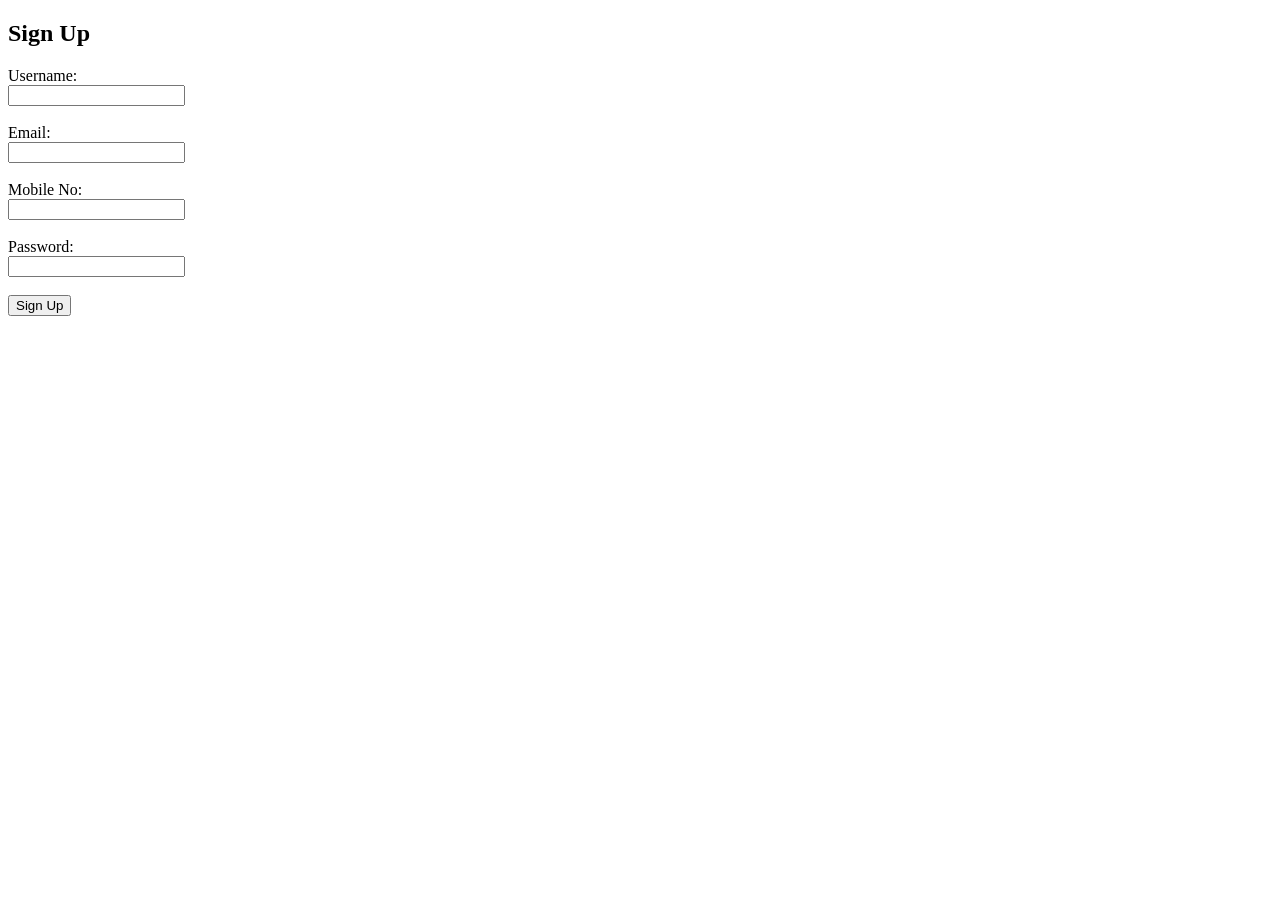
<file: templates/RegisterUser.html>
<!DOCTYPE html>
<html lang="en">
<head>
    <meta charset="UTF-8">
    <title>Sign Up</title>
</head>
<body>
    <h2>Sign Up</h2>
    <form action="/register" method="post">
        <label for="username">Username:</label><br>
        <input type="text" id="username" name="username" required><br><br>

        <label for="email">Email:</label><br>
        <input type="email" id="email" name="email" required><br><br>

        <label for="mobile">Mobile No:</label><br>
        <input type="tel" id="mobile" name="mobile" required pattern="[0-9]{10}"><br><br>
        <label for="password">Password:</label><br>
        <input type="password" id="password" name="password" required><br><br>
        <button type="submit">Sign Up</button>
    </form>
</body>
</html>
</file>
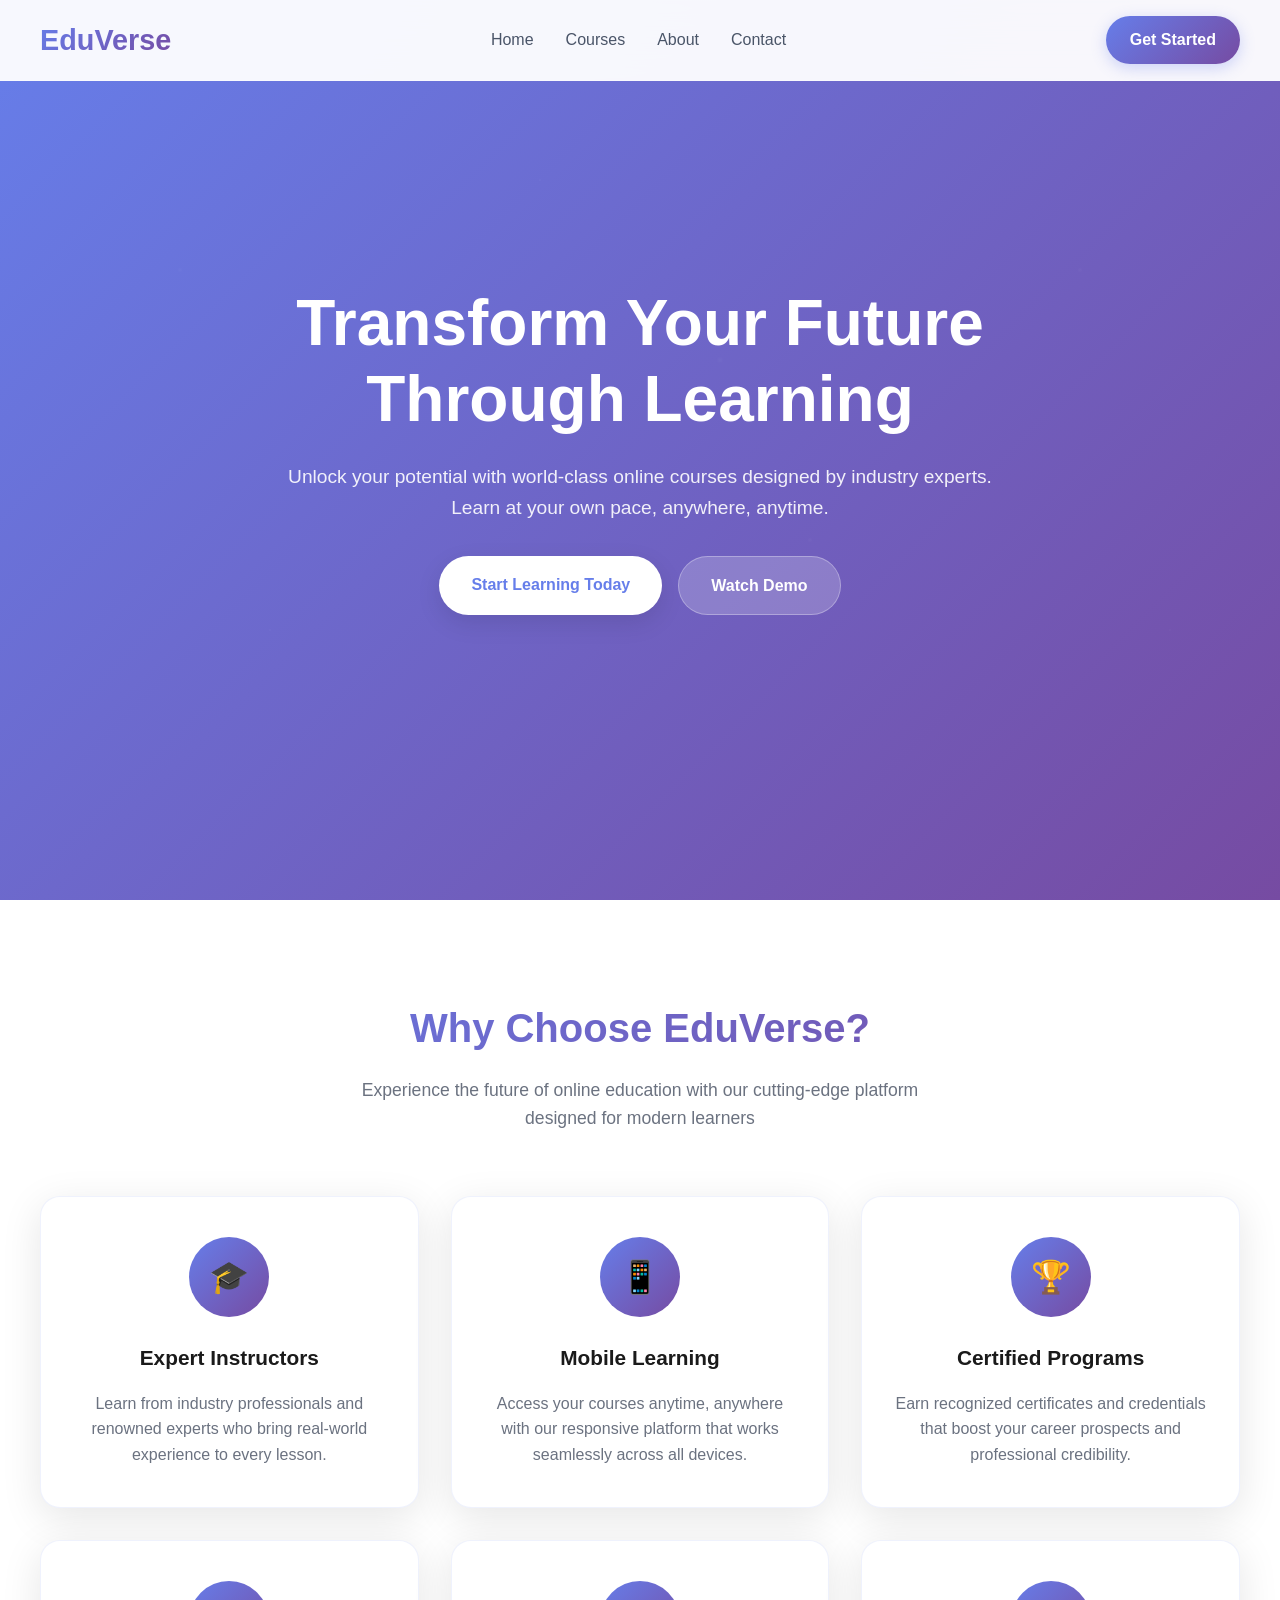
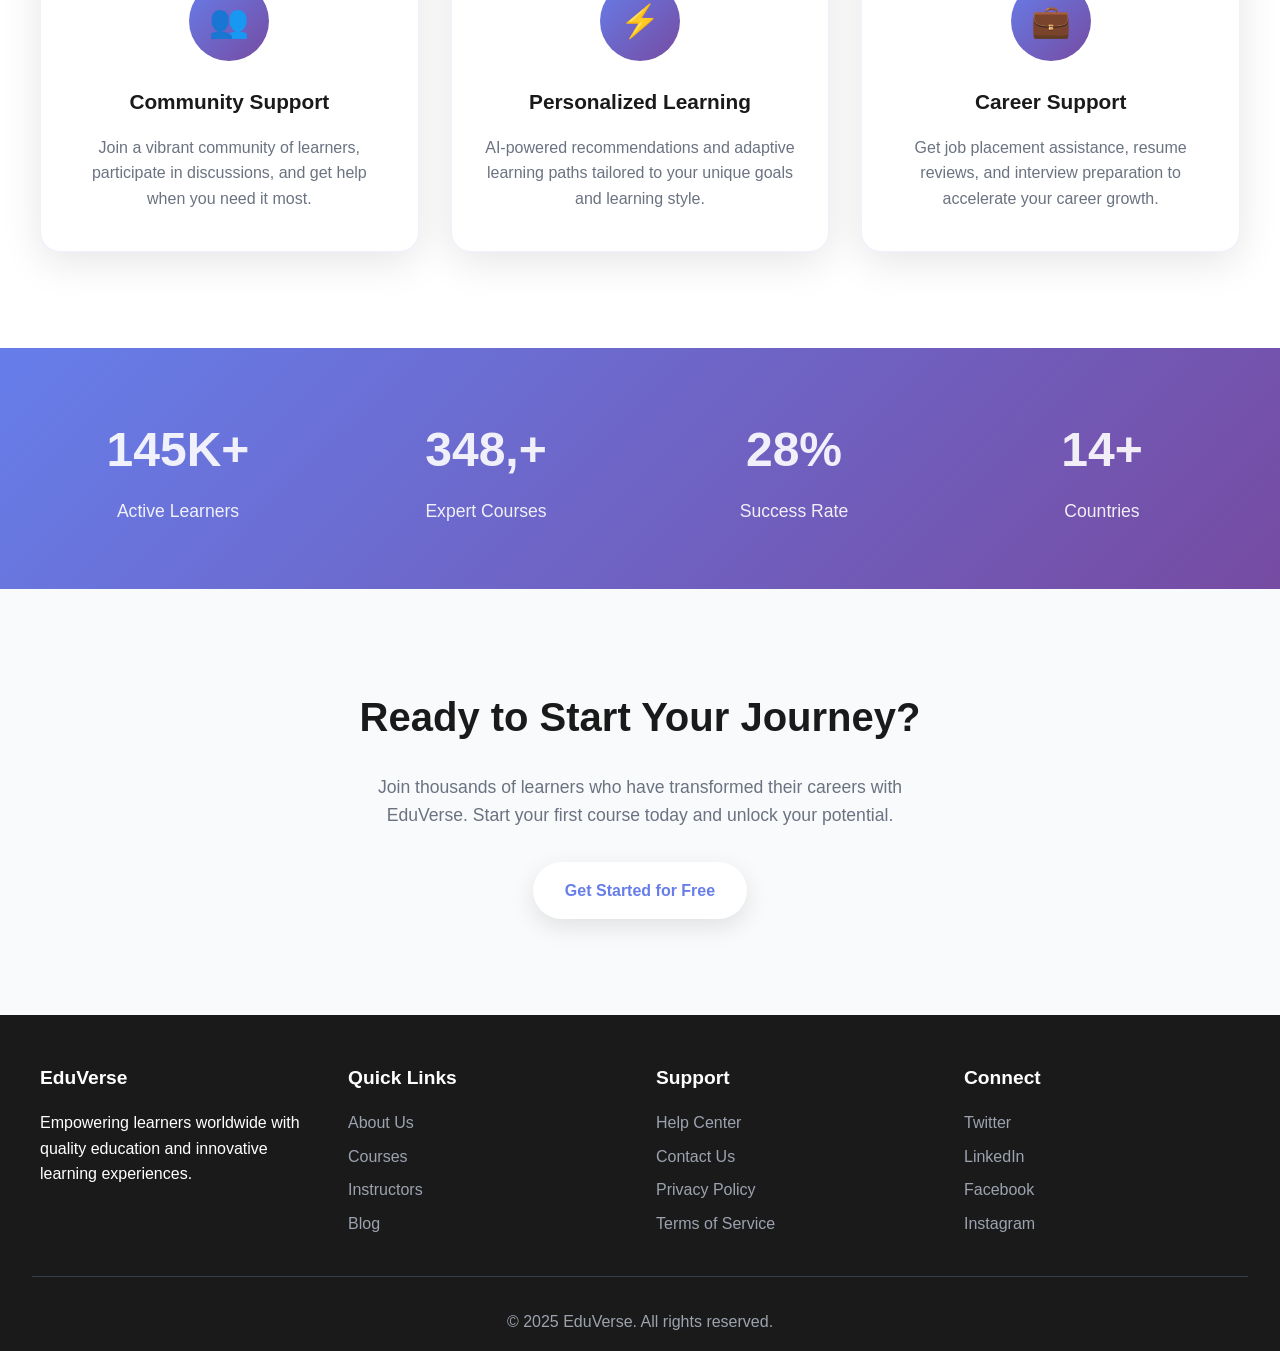
<file: templates/stuhom.html>
<!DOCTYPE html>
<html lang="en">
<head>
    <meta charset="UTF-8">
    <meta name="viewport" content="width=device-width, initial-scale=1.0">
    <title>EduVerse - Transform Your Future Through Learning</title>
    <style>
        * {
            margin: 0;
            padding: 0;
            box-sizing: border-box;
        }

        body {
            font-family: 'Inter', -apple-system, BlinkMacSystemFont, sans-serif;
            line-height: 1.6;
            color: #1a1a1a;
            overflow-x: hidden;
            background: linear-gradient(135deg, #667eea 0%, #764ba2 100%);
        }

        /* Navigation */
        nav {
            position: fixed;
            top: 0;
            width: 100%;
            z-index: 1000;
            padding: 1rem 2rem;
            background: rgba(255, 255, 255, 0.95);
            backdrop-filter: blur(20px);
            border-bottom: 1px solid rgba(255, 255, 255, 0.2);
            transition: all 0.3s ease;
        }

        .nav-container {
            max-width: 1200px;
            margin: 0 auto;
            display: flex;
            justify-content: space-between;
            align-items: center;
        }

        .logo {
            font-size: 1.8rem;
            font-weight: 800;
            background: linear-gradient(135deg, #667eea, #764ba2);
            -webkit-background-clip: text;
            -webkit-text-fill-color: transparent;
            background-clip: text;
        }

        .nav-links {
            display: flex;
            list-style: none;
            gap: 2rem;
        }

        .nav-links a {
            text-decoration: none;
            color: #4a5568;
            font-weight: 500;
            transition: all 0.3s ease;
            position: relative;
        }

        .nav-links a:hover {
            color: #667eea;
            transform: translateY(-2px);
        }

        .nav-links a::after {
            content: '';
            position: absolute;
            bottom: -5px;
            left: 0;
            width: 0;
            height: 2px;
            background: linear-gradient(135deg, #667eea, #764ba2);
            transition: width 0.3s ease;
        }

        .nav-links a:hover::after {
            width: 100%;
        }

        .cta-button {
            background: linear-gradient(135deg, #667eea, #764ba2);
            color: white;
            padding: 0.7rem 1.5rem;
            border-radius: 50px;
            text-decoration: none;
            font-weight: 600;
            transition: all 0.3s ease;
            box-shadow: 0 4px 15px rgba(102, 126, 234, 0.3);
        }

        .cta-button:hover {
            transform: translateY(-2px);
            box-shadow: 0 8px 25px rgba(102, 126, 234, 0.4);
        }

        /* Hero Section */
        .hero {
            min-height: 100vh;
            display: flex;
            align-items: center;
            justify-content: center;
            position: relative;
            background: linear-gradient(135deg, #667eea 0%, #764ba2 100%);
            overflow: hidden;
        }

        .hero::before {
            content: '';
            position: absolute;
            top: 0;
            left: 0;
            right: 0;
            bottom: 0;
            background: url('data:image/svg+xml,<svg xmlns="http://www.w3.org/2000/svg" viewBox="0 0 1000 1000"><defs><radialGradient id="a" cx="50%" cy="50%" r="50%"><stop offset="0%" style="stop-color:white;stop-opacity:0.1"/><stop offset="100%" style="stop-color:white;stop-opacity:0"/></radialGradient></defs><circle cx="200" cy="300" r="3" fill="url(%23a)"/><circle cx="600" cy="200" r="2" fill="url(%23a)"/><circle cx="800" cy="400" r="4" fill="url(%23a)"/><circle cx="300" cy="700" r="2" fill="url(%23a)"/><circle cx="900" cy="600" r="3" fill="url(%23a)"/></svg>') repeat;
            opacity: 0.3;
            animation: float 20s ease-in-out infinite;
        }

        @keyframes float {
            0%, 100% { transform: translateY(0px) rotate(0deg); }
            50% { transform: translateY(-20px) rotate(180deg); }
        }

        .hero-content {
            max-width: 800px;
            text-align: center;
            padding: 2rem;
            position: relative;
            z-index: 2;
        }

        .hero h1 {
            font-size: clamp(2.5rem, 5vw, 4rem);
            font-weight: 800;
            margin-bottom: 1.5rem;
            color: white;
            line-height: 1.2;
            animation: slideUp 1s ease-out;
        }

        .hero p {
            font-size: 1.2rem;
            color: rgba(255, 255, 255, 0.9);
            margin-bottom: 2rem;
            animation: slideUp 1s ease-out 0.2s both;
        }

        .hero-buttons {
            display: flex;
            gap: 1rem;
            justify-content: center;
            flex-wrap: wrap;
            animation: slideUp 1s ease-out 0.4s both;
        }

        .btn-primary {
            background: white;
            color: #667eea;
            padding: 1rem 2rem;
            border-radius: 50px;
            text-decoration: none;
            font-weight: 600;
            transition: all 0.3s ease;
            box-shadow: 0 8px 25px rgba(0, 0, 0, 0.1);
        }

        .btn-primary:hover {
            transform: translateY(-3px);
            box-shadow: 0 12px 35px rgba(0, 0, 0, 0.2);
        }

        .btn-secondary {
            background: rgba(255, 255, 255, 0.2);
            color: white;
            padding: 1rem 2rem;
            border-radius: 50px;
            text-decoration: none;
            font-weight: 600;
            transition: all 0.3s ease;
            backdrop-filter: blur(10px);
            border: 1px solid rgba(255, 255, 255, 0.3);
        }

        .btn-secondary:hover {
            background: rgba(255, 255, 255, 0.3);
            transform: translateY(-3px);
        }

        @keyframes slideUp {
            from {
                opacity: 0;
                transform: translateY(30px);
            }
            to {
                opacity: 1;
                transform: translateY(0);
            }
        }

        /* Features Section */
        .features {
            padding: 6rem 2rem;
            background: white;
            position: relative;
        }

        .container {
            max-width: 1200px;
            margin: 0 auto;
        }

        .section-header {
            text-align: center;
            margin-bottom: 4rem;
        }

        .section-header h2 {
            font-size: 2.5rem;
            font-weight: 700;
            margin-bottom: 1rem;
            background: linear-gradient(135deg, #667eea, #764ba2);
            -webkit-background-clip: text;
            -webkit-text-fill-color: transparent;
            background-clip: text;
        }

        .section-header p {
            font-size: 1.1rem;
            color: #6b7280;
            max-width: 600px;
            margin: 0 auto;
        }

        .features-grid {
            display: grid;
            grid-template-columns: repeat(auto-fit, minmax(300px, 1fr));
            gap: 2rem;
            margin-top: 3rem;
        }

        .feature-card {
            background: white;
            padding: 2.5rem 2rem;
            border-radius: 20px;
            text-align: center;
            transition: all 0.3s ease;
            box-shadow: 0 10px 40px rgba(0, 0, 0, 0.1);
            border: 1px solid rgba(102, 126, 234, 0.1);
            position: relative;
            overflow: hidden;
        }

        .feature-card::before {
            content: '';
            position: absolute;
            top: 0;
            left: -100%;
            width: 100%;
            height: 100%;
            background: linear-gradient(90deg, transparent, rgba(102, 126, 234, 0.1), transparent);
            transition: left 0.5s ease;
        }

        .feature-card:hover::before {
            left: 100%;
        }

        .feature-card:hover {
            transform: translateY(-10px);
            box-shadow: 0 20px 60px rgba(102, 126, 234, 0.2);
        }

        .feature-icon {
            width: 80px;
            height: 80px;
            background: linear-gradient(135deg, #667eea, #764ba2);
            border-radius: 50%;
            display: flex;
            align-items: center;
            justify-content: center;
            margin: 0 auto 1.5rem;
            font-size: 2rem;
            transition: all 0.3s ease;
        }

        .feature-card:hover .feature-icon {
            transform: scale(1.1) rotate(10deg);
        }

        .feature-card h3 {
            font-size: 1.3rem;
            font-weight: 600;
            margin-bottom: 1rem;
            color: #1a1a1a;
        }

        .feature-card p {
            color: #6b7280;
            line-height: 1.6;
        }

        /* Stats Section */
        .stats {
            background: linear-gradient(135deg, #667eea, #764ba2);
            padding: 4rem 2rem;
            color: white;
        }

        .stats-grid {
            display: grid;
            grid-template-columns: repeat(auto-fit, minmax(200px, 1fr));
            gap: 2rem;
            text-align: center;
        }

        .stat-item h3 {
            font-size: 3rem;
            font-weight: 800;
            margin-bottom: 0.5rem;
            background: rgba(255, 255, 255, 0.9);
            -webkit-background-clip: text;
            -webkit-text-fill-color: transparent;
            background-clip: text;
        }

        .stat-item p {
            font-size: 1.1rem;
            opacity: 0.9;
        }

        /* CTA Section */
        .cta-section {
            background: #f8fafc;
            padding: 6rem 2rem;
            text-align: center;
        }

        .cta-content {
            max-width: 600px;
            margin: 0 auto;
        }

        .cta-section h2 {
            font-size: 2.5rem;
            font-weight: 700;
            margin-bottom: 1.5rem;
            color: #1a1a1a;
        }

        .cta-section p {
            font-size: 1.1rem;
            color: #6b7280;
            margin-bottom: 2rem;
        }

        /* Footer */
        footer {
            background: #1a1a1a;
            color: white;
            padding: 3rem 2rem 1rem;
        }

        .footer-content {
            max-width: 1200px;
            margin: 0 auto;
            display: grid;
            grid-template-columns: repeat(auto-fit, minmax(250px, 1fr));
            gap: 2rem;
            margin-bottom: 2rem;
        }

        .footer-section h3 {
            font-size: 1.2rem;
            font-weight: 600;
            margin-bottom: 1rem;
            color: white;
        }

        .footer-section a {
            color: #9ca3af;
            text-decoration: none;
            display: block;
            margin-bottom: 0.5rem;
            transition: color 0.3s ease;
        }

        .footer-section a:hover {
            color: #667eea;
        }

        .footer-bottom {
            text-align: center;
            padding-top: 2rem;
            border-top: 1px solid #374151;
            color: #9ca3af;
        }

        /* Mobile Responsive */
        @media (max-width: 768px) {
            .nav-links {
                display: none;
            }

            .hero-buttons {
                flex-direction: column;
                align-items: center;
            }

            .btn-primary, .btn-secondary {
                width: 100%;
                max-width: 300px;
            }
        }

        /* Scroll animations */
        .fade-in {
            opacity: 0;
            transform: translateY(30px);
            transition: all 0.6s ease;
        }

        .fade-in.visible {
            opacity: 1;
            transform: translateY(0);
        }
    </style>
</head>
<body>
    <!-- Navigation -->
    <nav id="navbar">
        <div class="nav-container">
            <div class="logo">EduVerse</div>
            <ul class="nav-links">
                <li><a href="#home">Home</a></li>
                <li><a href="#courses">Courses</a></li>
                <li><a href="#about">About</a></li>
                <li><a href="#contact">Contact</a></li>
            </ul>
            <a href="./getstarted.html" class="cta-button">Get Started</a>
        </div>
    </nav>

    <!-- Hero Section -->
    <section class="hero" id="home">
        <div class="hero-content">
            <h1>Transform Your Future Through Learning</h1>
            <p>Unlock your potential with world-class online courses designed by industry experts. Learn at your own pace, anywhere, anytime.</p>
            <div class="hero-buttons">
                <a href="#" class="btn-primary">Start Learning Today</a>
                <a href="#" class="btn-secondary">Watch Demo</a>
            </div>
        </div>
    </section>

    <!-- Features Section -->
    <section class="features" id="courses">
        <div class="container">
            <div class="section-header fade-in">
                <h2>Why Choose EduVerse?</h2>
                <p>Experience the future of online education with our cutting-edge platform designed for modern learners</p>
            </div>
            <div class="features-grid">
                <div class="feature-card fade-in">
                    <div class="feature-icon">🎓</div>
                    <h3>Expert Instructors</h3>
                    <p>Learn from industry professionals and renowned experts who bring real-world experience to every lesson.</p>
                </div>
                <div class="feature-card fade-in">
                    <div class="feature-icon">📱</div>
                    <h3>Mobile Learning</h3>
                    <p>Access your courses anytime, anywhere with our responsive platform that works seamlessly across all devices.</p>
                </div>
                <div class="feature-card fade-in">
                    <div class="feature-icon">🏆</div>
                    <h3>Certified Programs</h3>
                    <p>Earn recognized certificates and credentials that boost your career prospects and professional credibility.</p>
                </div>
                <div class="feature-card fade-in">
                    <div class="feature-icon">👥</div>
                    <h3>Community Support</h3>
                    <p>Join a vibrant community of learners, participate in discussions, and get help when you need it most.</p>
                </div>
                <div class="feature-card fade-in">
                    <div class="feature-icon">⚡</div>
                    <h3>Personalized Learning</h3>
                    <p>AI-powered recommendations and adaptive learning paths tailored to your unique goals and learning style.</p>
                </div>
                <div class="feature-card fade-in">
                    <div class="feature-icon">💼</div>
                    <h3>Career Support</h3>
                    <p>Get job placement assistance, resume reviews, and interview preparation to accelerate your career growth.</p>
                </div>
            </div>
        </div>
    </section>

    <!-- Stats Section -->
    <section class="stats">
        <div class="container">
            <div class="stats-grid">
                <div class="stat-item fade-in">
                    <h3>500K+</h3>
                    <p>Active Learners</p>
                </div>
                <div class="stat-item fade-in">
                    <h3>1,200+</h3>
                    <p>Expert Courses</p>
                </div>
                <div class="stat-item fade-in">
                    <h3>98%</h3>
                    <p>Success Rate</p>
                </div>
                <div class="stat-item fade-in">
                    <h3>50+</h3>
                    <p>Countries</p>
                </div>
            </div>
        </div>
    </section>

    <!-- CTA Section -->
    <section class="cta-section">
        <div class="container">
            <div class="cta-content fade-in">
                <h2>Ready to Start Your Journey?</h2>
                <p>Join thousands of learners who have transformed their careers with EduVerse. Start your first course today and unlock your potential.</p>
                <a href="#" class="btn-primary" style="display: inline-block;">Get Started for Free</a>
            </div>
        </div>
    </section>

    <!-- Footer -->
    <footer>
        <div class="footer-content">
            <div class="footer-section">
                <h3>EduVerse</h3>
                <p>Empowering learners worldwide with quality education and innovative learning experiences.</p>
            </div>
            <div class="footer-section">
                <h3>Quick Links</h3>
                <a href="#">About Us</a>
                <a href="#">Courses</a>
                <a href="#">Instructors</a>
                <a href="#">Blog</a>
            </div>
            <div class="footer-section">
                <h3>Support</h3>
                <a href="#">Help Center</a>
                <a href="#">Contact Us</a>
                <a href="#">Privacy Policy</a>
                <a href="#">Terms of Service</a>
            </div>
            <div class="footer-section">
                <h3>Connect</h3>
                <a href="#">Twitter</a>
                <a href="#">LinkedIn</a>
                <a href="#">Facebook</a>
                <a href="#">Instagram</a>
            </div>
        </div>
        <div class="footer-bottom">
            <p>&copy; 2025 EduVerse. All rights reserved.</p>
        </div>
    </footer>

    <script>
        // Smooth scrolling for navigation links
        document.querySelectorAll('a[href^="#"]').forEach(anchor => {
            anchor.addEventListener('click', function (e) {
                e.preventDefault();
                const target = document.querySelector(this.getAttribute('href'));
                if (target) {
                    target.scrollIntoView({
                        behavior: 'smooth',
                        block: 'start'
                    });
                }
            });
        });

        // Navbar scroll effect
        window.addEventListener('scroll', function() {
            const navbar = document.getElementById('navbar');
            if (window.scrollY > 50) {
                navbar.style.background = 'rgba(255, 255, 255, 0.98)';
                navbar.style.boxShadow = '0 2px 20px rgba(0, 0, 0, 0.1)';
            } else {
                navbar.style.background = 'rgba(255, 255, 255, 0.95)';
                navbar.style.boxShadow = 'none';
            }
        });

        // Intersection Observer for fade-in animations
        const observerOptions = {
            threshold: 0.1,
            rootMargin: '0px 0px -50px 0px'
        };

        const observer = new IntersectionObserver(function(entries) {
            entries.forEach(entry => {
                if (entry.isIntersecting) {
                    entry.target.classList.add('visible');
                }
            });
        }, observerOptions);

        // Observe all elements with fade-in class
        document.querySelectorAll('.fade-in').forEach(el => {
            observer.observe(el);
        });

        // Add hover effects to buttons
        document.querySelectorAll('.btn-primary, .btn-secondary, .cta-button').forEach(button => {
            button.addEventListener('mouseenter', function() {
                this.style.transform = 'translateY(-2px) scale(1.05)';
            });
            
            button.addEventListener('mouseleave', function() {
                this.style.transform = 'translateY(0) scale(1)';
            });
        });

        // Counter animation for stats
        function animateCounters() {
            const counters = document.querySelectorAll('.stat-item h3');
            
            counters.forEach(counter => {
                const target = parseInt(counter.innerText.replace(/\D/g, ''));
                const suffix = counter.innerText.replace(/[0-9]/g, '');
                let current = 0;
                const increment = target / 100;
                
                const timer = setInterval(() => {
                    current += increment;
                    if (current >= target) {
                        current = target;
                        clearInterval(timer);
                    }
                    counter.innerText = Math.floor(current) + suffix;
                }, 20);
            });
        }

        // Trigger counter animation when stats section is visible
        const statsSection = document.querySelector('.stats');
        const statsObserver = new IntersectionObserver(function(entries) {
            entries.forEach(entry => {
                if (entry.isIntersecting) {
                    animateCounters();
                    statsObserver.unobserve(entry.target);
                }
            });
        }, { threshold: 0.5 });

        statsObserver.observe(statsSection);
    </script>
</body>
</html>
</file>
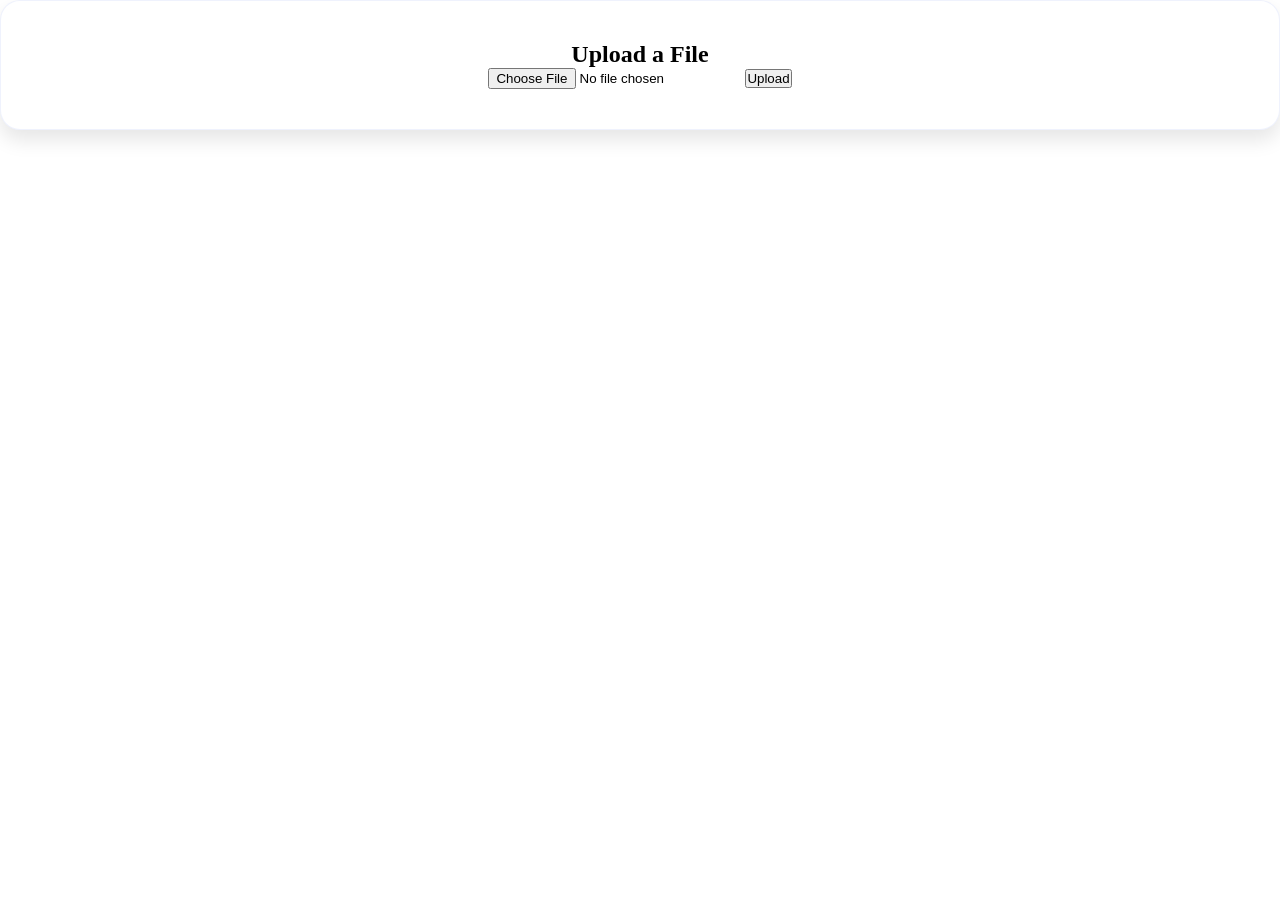
<file: templates/upload.html>
<!DOCTYPE html>
<html lang="en">
<head>
    <meta charset="UTF-8">
    <meta name="viewport" content="width=device-width, initial-scale=1.0">
    <title>File Upload</title>
</head>
<body>
    <div class="container">
        <h2>Upload a File</h2>
        <form action="/upload" method="post" enctype="multipart/form-data">
            <input type="file" name="file" required>
            <button type="submit">Upload</button>
        </form>
    </div>
    <style>
        *{
            margin: 0;
            padding: 0;
            box-sizing: border-box;
        }
        .container{
            background: white;
            padding: 2.5rem 2.5rem;
            border-radius: 20px;
            text-align: center;
            box-shadow: 0 10px 20px rgba(0,0,0,0.1);
            border: 1px solid rgb(102, 126, 234, 0.1);
            position: relative;
            overflow: hidden;
        }
        .container::before{
            content: '';
            position:absolute;
            top: 0;
            left:-100%;
            width: 100%;
            height: 100%;
            background: linear-gradient(90deg, transparent, rgba(255,255,255,0.2), transparent);
            transition: left 0.5s;
        }
    </style>
</body>
</html>
</file>
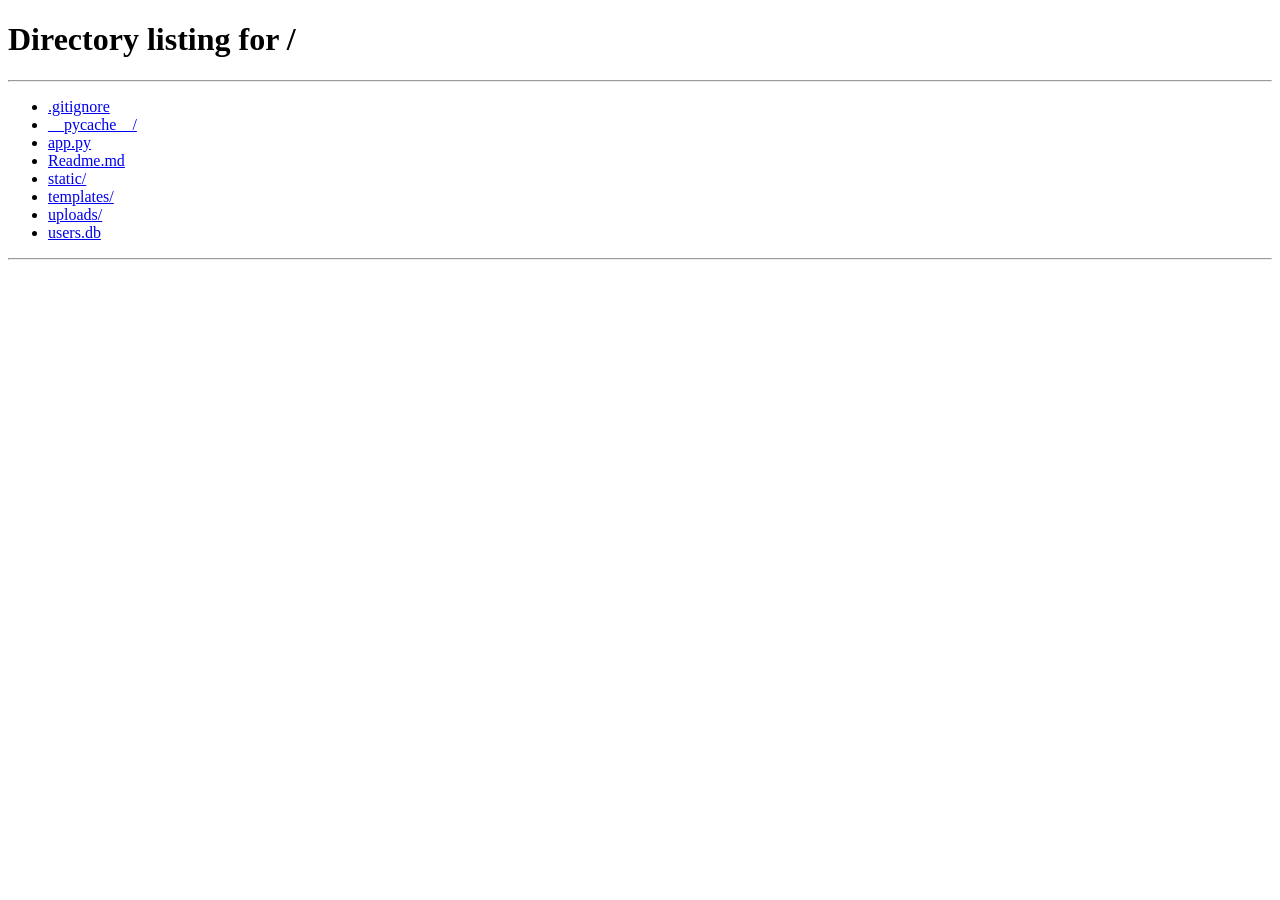
<file: templates/UserDashboard.html>
<!DOCTYPE html>
<html lang="en">

<head>
    <meta charset="UTF-8">
    <meta name="viewport" content="width=device-width, initial-scale=1.0">
    <title>Dashboard - EduVerse</title>
    <style>
        * {
            margin: 0;
            padding: 0;
            box-sizing: border-box;
        }

        body {
            font-family: 'Inter', -apple-system, BlinkMacSystemFont, sans-serif;
            background: #f8fafc;
            color: #1a1a1a;
            line-height: 1.6;
        }

        /* Sidebar */
        .sidebar {
            position: fixed;
            left: 0;
            top: 0;
            width: 280px;
            height: 100vh;
            background: white;
            border-right: 1px solid #e2e8f0;
            z-index: 100;
            transition: transform 0.3s ease;
        }

        .sidebar-header {
            padding: 2rem;
            border-bottom: 1px solid #e2e8f0;
        }

        .logo {
            font-size: 1.8rem;
            font-weight: 800;
            background: linear-gradient(135deg, #667eea, #764ba2);
            -webkit-background-clip: text;
            -webkit-text-fill-color: transparent;
            background-clip: text;
        }

        .sidebar-nav {
            padding: 1rem 0;
        }

        .nav-item {
            display: flex;
            align-items: center;
            gap: 0.75rem;
            padding: 0.75rem 2rem;
            color: #6b7280;
            text-decoration: none;
            transition: all 0.3s ease;
            border-right: 3px solid transparent;
        }

        .nav-item:hover,
        .nav-item.active {
            background: rgba(102, 126, 234, 0.1);
            color: #667eea;
            border-right-color: #667eea;
        }

        .nav-icon {
            font-size: 1.2rem;
            width: 20px;
            text-align: center;
        }

        /* Main Content */
        .main-content {
            margin-left: 280px;
            padding: 2rem;
            min-height: 100vh;
        }

        .dashboard-header {
            display: flex;
            justify-content: space-between;
            align-items: center;
            margin-bottom: 2rem;
            background: white;
            padding: 2rem;
            border-radius: 16px;
            box-shadow: 0 4px 20px rgba(0, 0, 0, 0.05);
        }

        .welcome-text h1 {
            font-size: 2rem;
            font-weight: 700;
            margin-bottom: 0.5rem;
            color: #1a1a1a;
        }

        .welcome-text p {
            color: #6b7280;
            font-size: 1rem;
        }

        .user-profile {
            display: flex;
            align-items: center;
            gap: 1rem;
        }

        .profile-avatar {
            width: 50px;
            height: 50px;
            border-radius: 50%;
            background: linear-gradient(135deg, #667eea, #764ba2);
            display: flex;
            align-items: center;
            justify-content: center;
            color: white;
            font-weight: 600;
            font-size: 1.2rem;
        }

        .profile-info h3 {
            font-weight: 600;
            color: #1a1a1a;
        }

        .profile-info p {
            color: #6b7280;
            font-size: 0.9rem;
        }

        /* Stats Grid */
        .stats-grid {
            display: grid;
            grid-template-columns: repeat(auto-fit, minmax(250px, 1fr));
            gap: 1.5rem;
            margin-bottom: 2rem;
        }

        .stat-card {
            background: white;
            padding: 2rem;
            border-radius: 16px;
            box-shadow: 0 4px 20px rgba(0, 0, 0, 0.05);
            transition: all 0.3s ease;
            position: relative;
            overflow: hidden;
        }

        .stat-card:hover {
            transform: translateY(-4px);
            box-shadow: 0 8px 30px rgba(0, 0, 0, 0.1);
        }

        .stat-card::before {
            content: '';
            position: absolute;
            top: 0;
            left: 0;
            right: 0;
            height: 4px;
            background: linear-gradient(135deg, #667eea, #764ba2);
        }

        .stat-header {
            display: flex;
            justify-content: space-between;
            align-items: center;
            margin-bottom: 1rem;
        }

        .stat-icon {
            font-size: 2rem;
            opacity: 0.8;
        }

        .stat-value {
            font-size: 2.5rem;
            font-weight: 800;
            color: #1a1a1a;
            margin-bottom: 0.5rem;
        }

        .stat-label {
            color: #6b7280;
            font-size: 0.9rem;
            margin-bottom: 1rem;
        }

        .stat-progress {
            width: 100%;
            height: 6px;
            background: #e2e8f0;
            border-radius: 3px;
            overflow: hidden;
        }

        .progress-fill {
            height: 100%;
            background: linear-gradient(135deg, #667eea, #764ba2);
            border-radius: 3px;
            transition: width 1s ease;
        }

        /* Content Grid */
        .content-grid {
            display: grid;
            grid-template-columns: 2fr 1fr;
            gap: 2rem;
            margin-bottom: 2rem;
        }

        .main-panel,
        .side-panel {
            display: flex;
            flex-direction: column;
            gap: 2rem;
        }

        /* Course Cards */
        .section-card {
            background: white;
            border-radius: 16px;
            box-shadow: 0 4px 20px rgba(0, 0, 0, 0.05);
            overflow: hidden;
        }

        .section-header {
            padding: 1.5rem 2rem;
            border-bottom: 1px solid #e2e8f0;
            display: flex;
            justify-content: space-between;
            align-items: center;
        }

        .section-title {
            font-size: 1.3rem;
            font-weight: 600;
            color: #1a1a1a;
        }

        .view-all-link {
            color: #667eea;
            text-decoration: none;
            font-weight: 500;
            font-size: 0.9rem;
            transition: color 0.3s ease;
        }

        .view-all-link:hover {
            color: #764ba2;
        }

        .course-list {
            padding: 0;
        }

        .course-item {
            display: flex;
            align-items: center;
            gap: 1.5rem;
            padding: 1.5rem 2rem;
            border-bottom: 1px solid #f1f5f9;
            transition: all 0.3s ease;
            cursor: pointer;
        }

        .course-item:last-child {
            border-bottom: none;
        }

        .course-item:hover {
            background: rgba(102, 126, 234, 0.05);
        }

        .course-thumbnail {
            width: 60px;
            height: 60px;
            border-radius: 12px;
            background: linear-gradient(135deg, #667eea, #764ba2);
            display: flex;
            align-items: center;
            justify-content: center;
            color: white;
            font-size: 1.5rem;
            flex-shrink: 0;
        }

        .course-info {
            flex: 1;
        }

        .course-title {
            font-weight: 600;
            color: #1a1a1a;
            margin-bottom: 0.25rem;
            font-size: 1rem;
        }

        .course-meta {
            color: #6b7280;
            font-size: 0.85rem;
            margin-bottom: 0.5rem;
        }

        .course-progress {
            width: 100%;
            height: 4px;
            background: #e2e8f0;
            border-radius: 2px;
            overflow: hidden;
        }

        .course-progress-fill {
            height: 100%;
            background: linear-gradient(135deg, #10b981, #059669);
            border-radius: 2px;
            transition: width 0.5s ease;
        }

        .progress-text {
            color: #10b981;
            font-size: 0.8rem;
            font-weight: 600;
            margin-left: auto;
        }

        /* Achievement Cards */
        .achievement-item {
            display: flex;
            align-items: center;
            gap: 1rem;
            padding: 1rem 2rem;
            border-bottom: 1px solid #f1f5f9;
        }

        .achievement-item:last-child {
            border-bottom: none;
        }

        .achievement-icon {
            width: 40px;
            height: 40px;
            border-radius: 50%;
            background: linear-gradient(135deg, #f59e0b, #d97706);
            display: flex;
            align-items: center;
            justify-content: center;
            font-size: 1.2rem;
            flex-shrink: 0;
        }

        .achievement-info h4 {
            font-weight: 600;
            color: #1a1a1a;
            font-size: 0.95rem;
            margin-bottom: 0.25rem;
        }

        .achievement-info p {
            color: #6b7280;
            font-size: 0.8rem;
        }

        /* Recommendations */
        .recommendation-item {
            display: flex;
            gap: 1rem;
            padding: 1.5rem 2rem;
            border-bottom: 1px solid #f1f5f9;
            transition: all 0.3s ease;
            cursor: pointer;
        }

        .recommendation-item:last-child {
            border-bottom: none;
        }

        .recommendation-item:hover {
            background: rgba(102, 126, 234, 0.05);
        }

        .rec-thumbnail {
            width: 80px;
            height: 60px;
            border-radius: 8px;
            background: linear-gradient(135deg, #8b5cf6, #7c3aed);
            flex-shrink: 0;
        }

        .rec-info {
            flex: 1;
        }

        .rec-title {
            font-weight: 600;
            color: #1a1a1a;
            margin-bottom: 0.25rem;
            font-size: 0.95rem;
        }

        .rec-meta {
            color: #6b7280;
            font-size: 0.8rem;
            margin-bottom: 0.5rem;
        }

        .rec-rating {
            display: flex;
            align-items: center;
            gap: 0.25rem;
            font-size: 0.8rem;
            color: #f59e0b;
        }

        /* Mobile Responsive */
        .mobile-toggle {
            display: none;
            position: fixed;
            top: 1rem;
            left: 1rem;
            z-index: 200;
            background: white;
            border: none;
            border-radius: 8px;
            padding: 0.5rem;
            box-shadow: 0 2px 10px rgba(0, 0, 0, 0.1);
            cursor: pointer;
        }

        @media (max-width: 1024px) {
            .content-grid {
                grid-template-columns: 1fr;
            }
        }

        @media (max-width: 768px) {
            .mobile-toggle {
                display: block;
            }

            .sidebar {
                transform: translateX(-100%);
            }

            .sidebar.open {
                transform: translateX(0);
            }

            .main-content {
                margin-left: 0;
                padding: 1rem;
            }

            .dashboard-header {
                flex-direction: column;
                gap: 1rem;
                text-align: center;
            }

            .stats-grid {
                grid-template-columns: 1fr;
            }

            .course-item {
                flex-direction: column;
                text-align: center;
                gap: 1rem;
            }
        }

        /* Loading Animation */
        .loading-shimmer {
            background: linear-gradient(90deg, #f0f0f0 25%, #e0e0e0 50%, #f0f0f0 75%);
            background-size: 200% 100%;
            animation: loading 1.5s infinite;
        }

        @keyframes loading {
            0% {
                background-position: 200% 0;
            }

            100% {
                background-position: -200% 0;
            }
        }

        /* Notifications */
        .notification-dot {
            position: absolute;
            top: -2px;
            right: -2px;
            width: 8px;
            height: 8px;
            background: #ef4444;
            border-radius: 50%;
            animation: pulse 2s infinite;
        }

        @keyframes pulse {
            0% {
                transform: scale(1);
                opacity: 1;
            }

            50% {
                transform: scale(1.2);
                opacity: 0.7;
            }

            100% {
                transform: scale(1);
                opacity: 1;
            }
        }
    </style>
</head>

<body>
    <!-- Mobile Toggle -->
    <button class="mobile-toggle" onclick="toggleSidebar()">☰</button>

    <!-- Sidebar -->
    <div class="sidebar" id="sidebar">
        <div class="sidebar-header">
            <div class="logo">EduVerse</div>
        </div>
        <nav class="sidebar-nav">
            <a href="#" class="nav-item active">
                <span class="nav-icon">📊</span>
                <span>Dashboard</span>
            </a>
            <a href="#" class="nav-item">
                <span class="nav-icon">📚</span>
                <span>My Courses</span>
            </a>
            <a href="#" class="nav-item">
                <span class="nav-icon">🎯</span>
                <span>Browse Courses</span>
            </a>
            <a href="#" class="nav-item">
                <span class="nav-icon">🏆</span>
                <span>Achievements</span>
            </a>
            <a href="#" class="nav-item">
                <span class="nav-icon">👥</span>
                <span>Community</span>
            </a>
            <a href="#" class="nav-item">
                <span class="nav-icon">📈</span>
                <span>Progress</span>
            </a>
            <a href="#" class="nav-item">
                <span class="nav-icon">💬</span>
                <span>Messages</span>
                <div class="notification-dot"></div>
            </a>
            <a href="#" class="nav-item" onclick="logout()">
                <span class="nav-icon">⚙️</span>
                <span>Settings</span>
            </a>
        </nav>
    </div>

    <!-- Main Content -->
    <div class="main-content">
        <!-- Dashboard Header -->
        <div class="dashboard-header">
            <div class="welcome-text">
                <h1>Welcome back, Sarah! 👋</h1>
                <p>Continue your learning journey and achieve your goals</p>
            </div>
            <div class="user-profile">
                <div class="profile-avatar">SJ</div>
                <div class="profile-info">
                    <h3>{{email}}</h3>
                    <p>Premium Member</p>
                </div>
            </div>
        </div>

        <!-- Stats Grid -->
        <div class="stats-grid">
            <div class="stat-card">
                <div class="stat-header">
                    <div class="stat-icon">📚</div>
                </div>
                <div class="stat-value">12</div>
                <div class="stat-label">Courses Enrolled</div>
                <div class="stat-progress">
                    <div class="progress-fill" style="width: 75%;"></div>
                </div>
            </div>

            <div class="stat-card">
                <div class="stat-header">
                    <div class="stat-icon">⏱️</div>
                </div>
                <div class="stat-value">47h</div>
                <div class="stat-label">Hours Learned This Month</div>
                <div class="stat-progress">
                    <div class="progress-fill" style="width: 65%;"></div>
                </div>
            </div>

            <div class="stat-card">
                <div class="stat-header">
                    <div class="stat-icon">🏆</div>
                </div>
                <div class="stat-value">8</div>
                <div class="stat-label">Certificates Earned</div>
                <div class="stat-progress">
                    <div class="progress-fill" style="width: 80%;"></div>
                </div>
            </div>

            <div class="stat-card">
                <div class="stat-header">
                    <div class="stat-icon">📈</div>
                </div>
                <div class="stat-value">92%</div>
                <div class="stat-label">Average Score</div>
                <div class="stat-progress">
                    <div class="progress-fill" style="width: 92%;"></div>
                </div>
            </div>
        </div>

        <!-- Content Grid -->
        <div class="content-grid">
            <!-- Main Panel -->
            <div class="main-panel">
                <!-- Continue Learning -->
                <div class="section-card">
                    <div class="section-header">
                        <h2 class="section-title">Continue Learning</h2>
                        <a href="#" class="view-all-link">View All →</a>
                    </div>
                    <div class="course-list">
                        <div class="course-item" onclick="openCourse('react')">
                            <div class="course-thumbnail">⚛️</div>
                            <div class="course-info">
                                <div class="course-title">Advanced React Development</div>
                                <div class="course-meta">12 lessons remaining • 3h 24m left</div>
                                <div class="course-progress">
                                    <div class="course-progress-fill" style="width: 68%;"></div>
                                </div>
                            </div>
                            <div class="progress-text">68%</div>
                        </div>

                        <div class="course-item" onclick="openCourse('python')">
                            <div class="course-thumbnail">🐍</div>
                            <div class="course-info">
                                <div class="course-title">Python for Data Science</div>
                                <div class="course-meta">8 lessons remaining • 2h 15m left</div>
                                <div class="course-progress">
                                    <div class="course-progress-fill" style="width: 45%;"></div>
                                </div>
                            </div>
                            <div class="progress-text">45%</div>
                        </div>

                        <div class="course-item" onclick="openCourse('design')">
                            <div class="course-thumbnail">🎨</div>
                            <div class="course-info">
                                <div class="course-title">UI/UX Design Fundamentals</div>
                                <div class="course-meta">5 lessons remaining • 1h 45m left</div>
                                <div class="course-progress">
                                    <div class="course-progress-fill" style="width: 78%;"></div>
                                </div>
                            </div>
                            <div class="progress-text">78%</div>
                        </div>
                    </div>
                </div>

                <!-- Recent Achievements -->
                <div class="section-card">
                    <div class="section-header">
                        <h2 class="section-title">Recent Achievements</h2>
                        <a href="#" class="view-all-link">View All →</a>
                    </div>
                    <div class="course-list">
                        <div class="achievement-item">
                            <div class="achievement-icon">🏅</div>
                            <div class="achievement-info">
                                <h4>JavaScript Expert</h4>
                                <p>Completed advanced JavaScript course with 95% score</p>
                            </div>
                        </div>

                        <div class="achievement-item">
                            <div class="achievement-icon">⭐</div>
                            <div class="achievement-info">
                                <h4>Week Streak Master</h4>
                                <p>Maintained 7-day learning streak</p>
                            </div>
                        </div>

                        <div class="achievement-item">
                            <div class="achievement-icon">🎯</div>
                            <div class="achievement-info">
                                <h4>Goal Achiever</h4>
                                <p>Reached monthly learning target of 40 hours</p>
                            </div>
                        </div>
                    </div>
                </div>
            </div>

            <!-- Side Panel -->
            <div class="side-panel">
                <!-- Recommended for You -->
                <div class="section-card">
                    <div class="section-header">
                        <h2 class="section-title">Recommended for You</h2>
                    </div>
                    <div class="course-list">
                        <div class="recommendation-item" onclick="viewCourse('nodejs')">
                            <div class="rec-thumbnail"></div>
                            <div class="rec-info">
                                <div class="rec-title">Node.js Backend Development</div>
                                <div class="rec-meta">24 lessons • 6h 30m • Intermediate</div>
                                <div class="rec-rating">
                                    ⭐⭐⭐⭐⭐ 4.8 (2.3k reviews)
                                </div>
                            </div>
                        </div>

                        <div class="recommendation-item" onclick="viewCourse('machine-learning')">
                            <div class="rec-thumbnail"></div>
                            <div class="rec-info">
                                <div class="rec-title">Machine Learning Basics</div>
                                <div class="rec-meta">18 lessons • 5h 15m • Beginner</div>
                                <div class="rec-rating">
                                    ⭐⭐⭐⭐⭐ 4.9 (1.8k reviews)
                                </div>
                            </div>
                        </div>

                        <div class="recommendation-item" onclick="viewCourse('figma')">
                            <div class="rec-thumbnail"></div>
                            <div class="rec-info">
                                <div class="rec-title">Figma for Designers</div>
                                <div class="rec-meta">15 lessons • 4h 20m • Beginner</div>
                                <div class="rec-rating">
                                    ⭐⭐⭐⭐⭐ 4.7 (1.2k reviews)
                                </div>
                            </div>
                        </div>
                    </div>
                </div>

                <!-- Learning Streak -->
                <div class="section-card">
                    <div class="section-header">
                        <h2 class="section-title">Learning Streak</h2>
                    </div>
                    <div style="padding: 2rem; text-align: center;">
                        <div style="font-size: 3rem; margin-bottom: 1rem;">🔥</div>
                        <div style="font-size: 2rem; font-weight: 700; color: #667eea; margin-bottom: 0.5rem;">12 Days
                        </div>
                        <p style="color: #6b7280; margin-bottom: 1rem;">Keep it up! You're on fire!</p>
                        <div style="background: #e2e8f0; border-radius: 10px; height: 8px; overflow: hidden;">
                            <div
                                style="background: linear-gradient(135deg, #f59e0b, #d97706); height: 100%; width: 80%; border-radius: 10px;">
                            </div>
                        </div>
                        <p style="color: #6b7280; font-size: 0.8rem; margin-top: 0.5rem;">4 more days to reach your
                            monthly goal!</p>
                    </div>
                </div>
            </div>
        </div>
    </div>

    <script>
        loadDashboard();
        function toggleSidebar() {
            const sidebar = document.getElementById('sidebar');
            sidebar.classList.toggle('open');
        }

        function openCourse(courseId) {
            console.log('Opening course:', courseId);
            // Here you would navigate to the course
            alert(`Opening ${courseId} course...`);
        }

        function viewCourse(courseId) {
            console.log('Viewing course:', courseId);
            // Here you would show course details
            alert(`Viewing ${courseId} course details...`);
        }

        // Animate progress bars on load
        window.addEventListener('load', function () {
            const progressBars = document.querySelectorAll('.progress-fill, .course-progress-fill');
            progressBars.forEach(bar => {
                const width = bar.style.width;
                bar.style.width = '0%';
                setTimeout(() => {
                    bar.style.width = width;
                }, 500);
            });
        });

        // Add click effects to cards
        document.querySelectorAll('.course-item, .recommendation-item, .achievement-item').forEach(item => {
            item.addEventListener('click', function () {
                this.style.transform = 'scale(0.98)';
                setTimeout(() => {
                    this.style.transform = 'scale(1)';
                }, 150);
            });
        });

        // Simulate real-time updates
        function updateStats() {
            const hoursElement = document.querySelector('.stat-value');
            if (hoursElement && hoursElement.textContent.includes('h')) {
                const currentHours = parseInt(hoursElement.textContent);
                if (Math.random() > 0.8) { // 20% chance to update
                    hoursElement.textContent = (currentHours + Math.floor(Math.random() * 2)) + 'h';
                }
            }
        }

        // Update stats every 30 seconds (simulated)
        setInterval(updateStats, 30000);

        // Add smooth scrolling for any anchor links
        document.querySelectorAll('a[href^="#"]').forEach(anchor => {
            anchor.addEventListener('click', function (e) {
                e.preventDefault();
                const target = document.querySelector(this.getAttribute('href'));
                if (target) {
                    target.scrollIntoView({
                        behavior: 'smooth'
                    });
                }
            });
        });

        // Close sidebar when clicking outside on mobile
        document.addEventListener('click', function (e) {
            const sidebar = document.getElementById('sidebar');
            const toggleButton = document.querySelector('.mobile-toggle');

            if (window.innerWidth <= 768 &&
                !sidebar.contains(e.target) &&
                !toggleButton.contains(e.target) &&
                sidebar.classList.contains('open')) {
                sidebar.classList.remove('open');
            }
        });

        // Add loading states for better UX
        function showLoading(element) {
            element.classList.add('loading-shimmer');
            setTimeout(() => {
                element.classList.remove('loading-shimmer');
            }, 1000);
        }

        // Add notification badge animation
        document.querySelector('.notification-dot').addEventListener('animationend', function () {
            setTimeout(() => {
                this.style.animation = 'pulse 2s infinite';
            }, 3000);
        });
        async function loadDashboard() {
            const token = localStorage.getItem("jwt");
            if (!token) {
                window.location.href = "/";
                return;
            }

            const res = await fetch("/api/dashboard", {
                method: "GET",
                headers: { "Authorization": "Bearer " + token }
            });

            if (res.status === 401) {
                localStorage.removeItem("jwt");
                window.location.href = "/";
                return;
            }

            const data = await res.json();
            document.getElementById("output").textContent = JSON.stringify(data, null, 2);
        }

        function logout() {
            localStorage.removeItem("jwt");
            window.location.href = "/login";
        }
        loadDashboard();
    </script>
</body>

</html>
</file>
